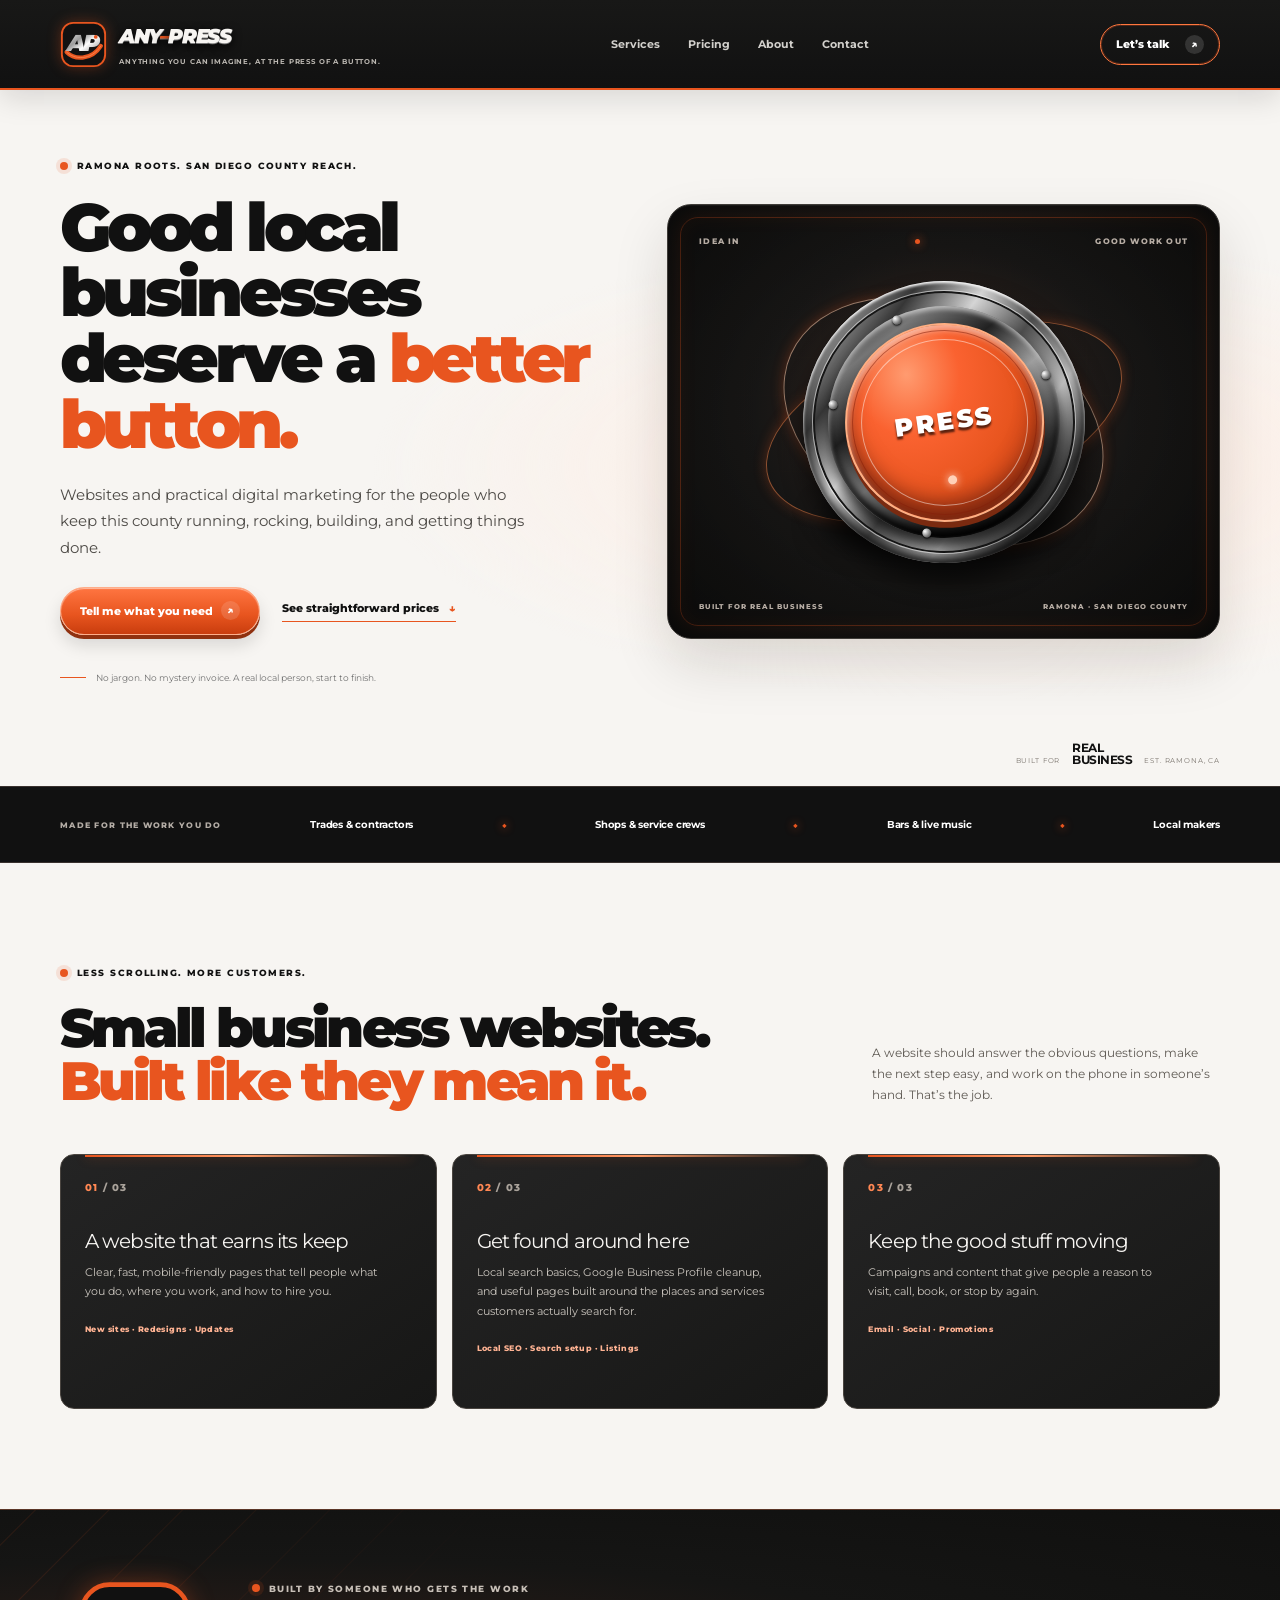
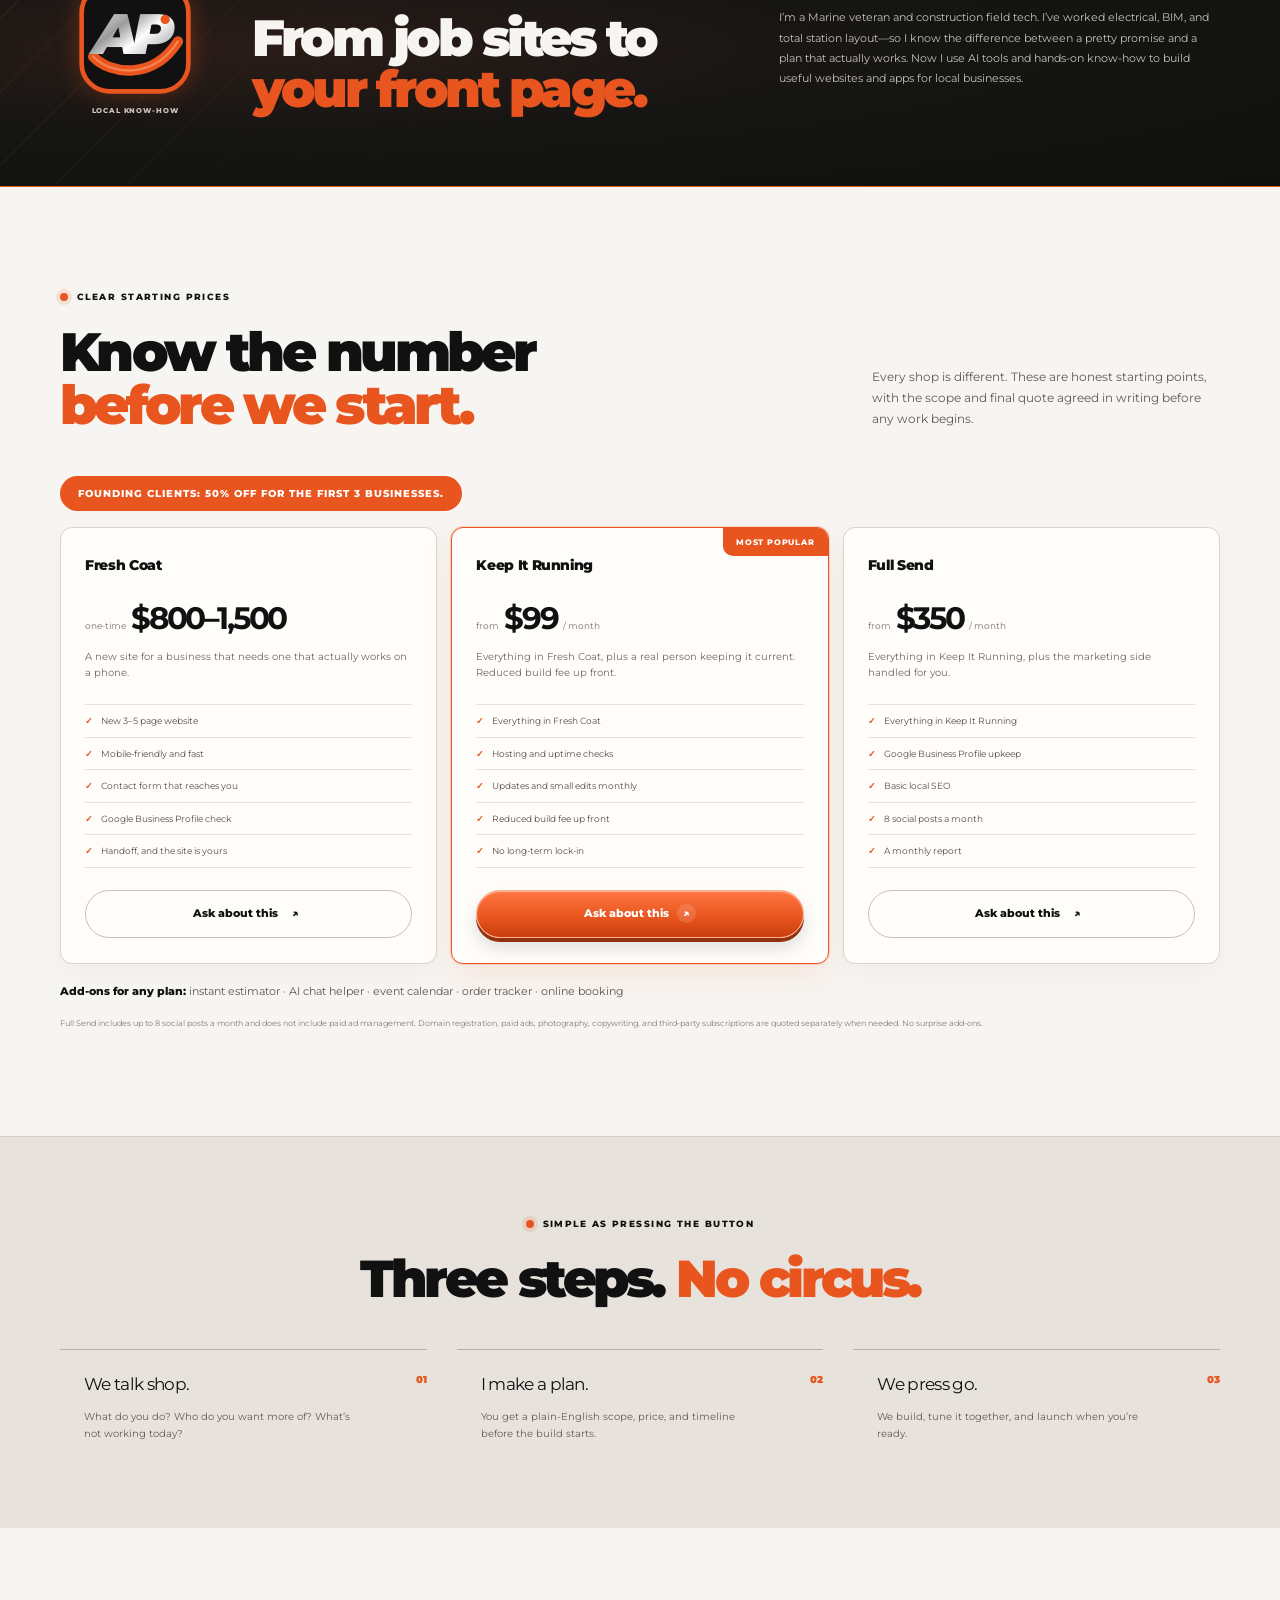
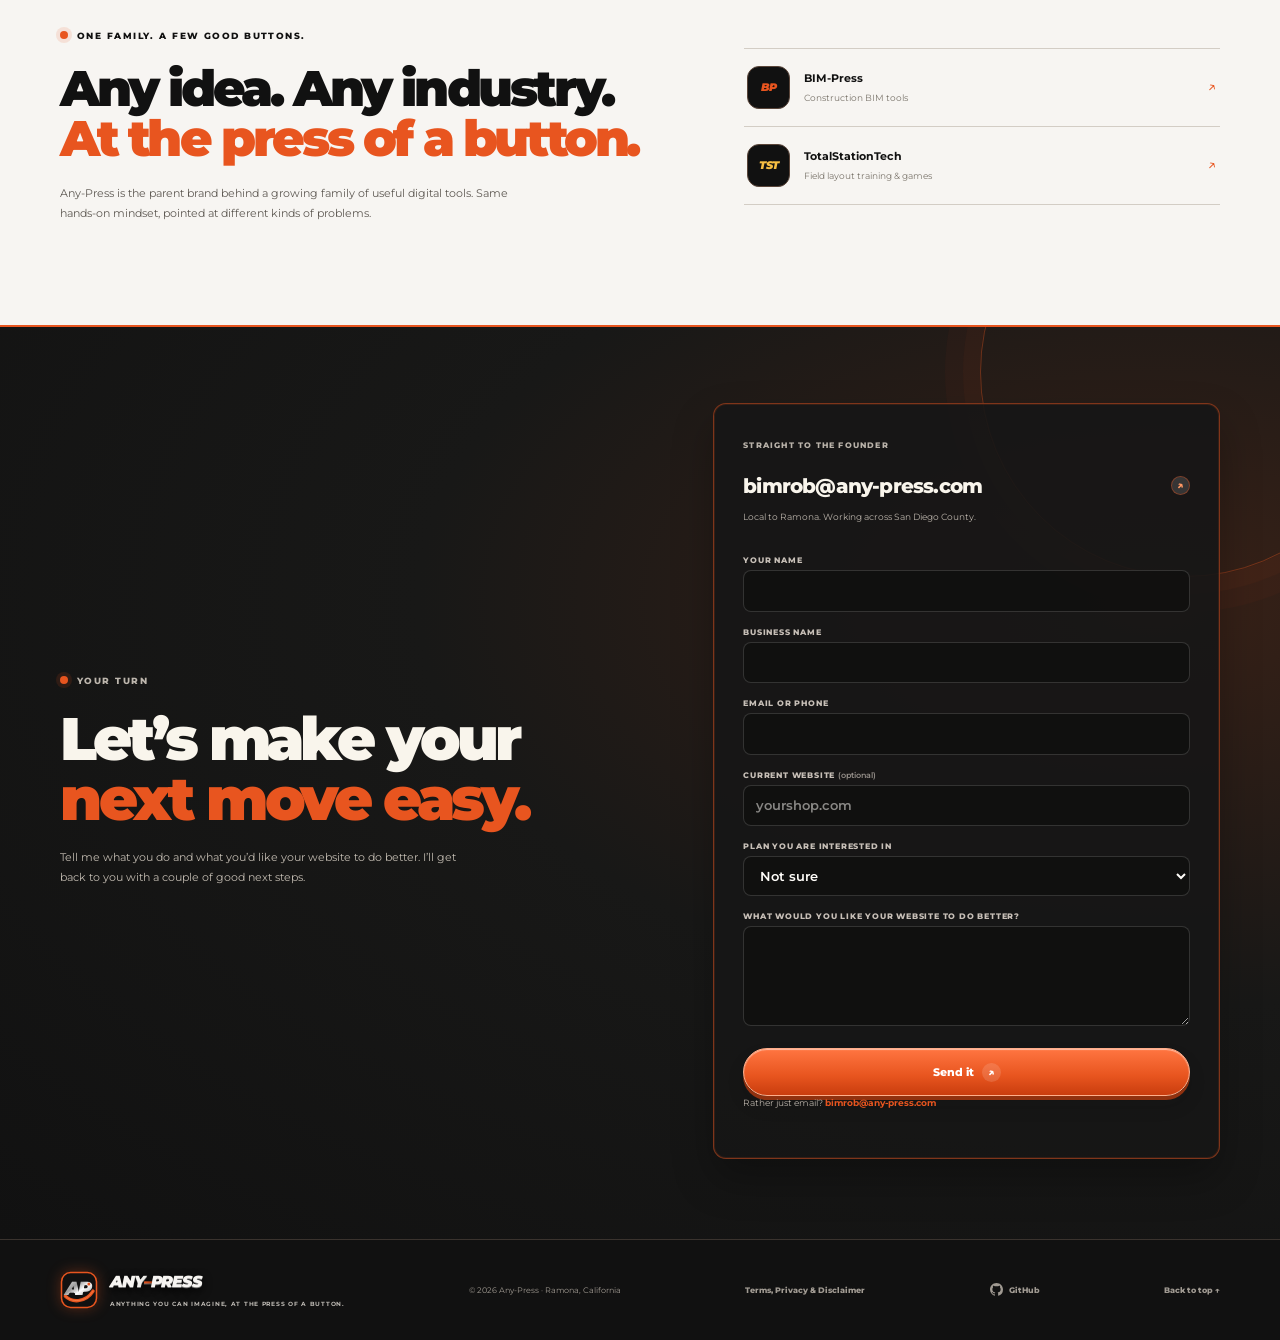
<file: index.html>
<!DOCTYPE html>
<html lang="en">
<head>
<meta charset="utf-8">
<meta name="viewport" content="width=device-width, initial-scale=1">
<title>Any-Press | Websites &amp; Digital Marketing in San Diego County</title>
<meta name="description" content="Website redesign and practical digital marketing for small businesses in Ramona and San Diego County. Clear scope, straightforward starting prices, and a real local person.">
<link rel="canonical" href="https://any-press.com/">
<link rel="icon" href="favicon.svg">

<!-- How this page looks when someone shares the link (Facebook, LinkedIn, texts) -->
<meta property="og:type" content="website">
<meta property="og:site_name" content="Any-Press">
<meta property="og:url" content="https://any-press.com/">
<meta property="og:title" content="Any-Press | Websites &amp; Digital Marketing in San Diego County">
<meta property="og:description" content="Website redesign and practical digital marketing for small businesses in Ramona and San Diego County. Clear scope, straightforward starting prices, and a real local person.">
<meta property="og:locale" content="en_US">
<!-- TODO: add a 1200x630 share image. Save it in this folder as
     og-image.png, then delete the two comment markers around the two
     lines below so they become real tags. Until then, shared links show
     text only, which is better than a broken image.
<meta property="og:image" content="https://any-press.com/og-image.png">
<meta name="twitter:image" content="https://any-press.com/og-image.png">
-->
<meta name="twitter:card" content="summary_large_image">
<meta name="twitter:title" content="Any-Press | Websites &amp; Digital Marketing in San Diego County">
<meta name="twitter:description" content="Website redesign and practical digital marketing for small businesses in Ramona and San Diego County.">

<!-- Tells Google this is a real local business, so it can show the contact
     email and service area. Keep it in step with the contact card below. -->
<script type="application/ld+json">
{
  "@context": "https://schema.org",
  "@type": "LocalBusiness",
  "name": "Any-Press",
  "description": "Website redesign and practical digital marketing for small businesses in Ramona and San Diego County, California.",
  "url": "https://any-press.com/",
  "email": "bimrob@any-press.com",
  "priceRange": "$$",
  "address": {
    "@type": "PostalAddress",
    "addressLocality": "Ramona",
    "addressRegion": "CA",
    "postalCode": "92065",
    "addressCountry": "US"
  },
  "areaServed": {
    "@type": "AdministrativeArea",
    "name": "San Diego County, California"
  },
  "sameAs": [
    "https://bim-press.com",
    "https://totalstationtech.com"
  ]
}
</script>
<link rel="preconnect" href="https://fonts.googleapis.com">
<link rel="preconnect" href="https://fonts.gstatic.com" crossorigin>
<link href="https://fonts.googleapis.com/css2?family=Montserrat:wght@400;500;600;700;800;900&display=swap" rel="stylesheet">
<link rel="stylesheet" href="style.css">
</head>
<body>
<main>

<!-- ============ HEADER ============ -->
<header class="site-header">
  <div class="wrap header-inner">
    <a class="brand" href="#top" aria-label="Any-Press home">
      <svg class="brand-mark" viewBox="0 0 100 100" role="img" aria-label="Any-Press AP mark">
        <defs>
          <linearGradient id="chromeMark" x1="0" y1="0" x2="1" y2="1">
            <stop stop-color="#fff"/><stop offset=".38" stop-color="#9c9c9c"/><stop offset=".58" stop-color="#fff"/><stop offset="1" stop-color="#737373"/>
          </linearGradient>
        </defs>
        <rect x="4" y="4" width="92" height="92" rx="24" fill="#111" stroke="#e8551f" stroke-width="4"/>
        <path d="M14 66C29 82 66 86 87 53" fill="none" stroke="#e8551f" stroke-width="9" stroke-linecap="round"/>
        <path d="M14 66C29 82 66 86 87 53" fill="none" stroke="#ff9a64" stroke-opacity=".65" stroke-width="2" stroke-linecap="round"/>
        <text x="14" y="64" fill="url(#chromeMark)" font-family="Montserrat,Arial,sans-serif" font-weight="900" font-style="italic" font-size="49" letter-spacing="-6">AP</text>
        <circle cx="76" cy="34" r="4" fill="#e8551f"/>
      </svg>
      <span class="brand-lockup">
        <b>ANY<span>–</span>PRESS</b>
        <small>ANYTHING YOU CAN IMAGINE, AT THE PRESS OF A BUTTON.</small>
      </span>
    </a>
    <nav class="desktop-nav" aria-label="Main navigation">
      <a href="#services">Services</a>
      <a href="#pricing">Pricing</a>
      <a href="#about">About</a>
      <a href="#contact">Contact</a>
    </nav>
    <details class="mobile-nav">
      <summary>Menu <span>+</span></summary>
      <div>
        <a href="#services">Services</a>
        <a href="#pricing">Pricing</a>
        <a href="#about">About</a>
        <a href="#contact">Contact</a>
      </div>
    </details>
    <a class="header-cta" href="#contact">Let’s talk <span class="button-symbol" aria-hidden="true">↗</span></a>
  </div>
</header>

<!-- ============ HERO ============ -->
<section class="hero" id="top">
  <div class="wrap hero-inner">
    <div class="hero-copy">
      <p class="eyebrow"><i></i> RAMONA ROOTS. SAN DIEGO COUNTY REACH.</p>
      <h1>Good local businesses deserve a <em>better button.</em></h1>
      <p class="hero-intro">Websites and practical digital marketing for the people who keep this county running, rocking, building, and getting things done.</p>
      <div class="hero-actions">
        <a class="button button-orange" href="#contact">Tell me what you need <span class="button-symbol" aria-hidden="true">↗</span></a>
        <a class="text-link" href="#pricing">See straightforward prices <span>↓</span></a>
      </div>
      <div class="hero-note"><span class="note-line"></span> No jargon. No mystery invoice. A real local person, start to finish.</div>
    </div>
    <div class="hero-visual" role="img" aria-label="A dimensional orange PRESS button mounted in a dark industrial frame">
      <div class="visual-grid"></div>
      <div class="visual-topline">
        <span>IDEA IN</span>
        <i></i>
        <span>GOOD WORK OUT</span>
      </div>
      <div class="visual-orbit orbit-one"></div>
      <div class="visual-orbit orbit-two"></div>
      <div class="button-shadow"></div>
      <div class="button-housing">
        <span class="bolt bolt-one"></span>
        <span class="bolt bolt-two"></span>
        <span class="bolt bolt-three"></span>
        <span class="bolt bolt-four"></span>
        <div class="button-collar">
          <div class="button-face">
            <span>PRESS</span>
            <i></i>
          </div>
        </div>
      </div>
      <div class="visual-caption">
        <span>BUILT FOR REAL BUSINESS</span>
        <span>RAMONA · SAN DIEGO COUNTY</span>
      </div>
    </div>
    <div class="hero-stamp">
      <span>BUILT FOR</span>
      <b>REAL<br>BUSINESS</b>
      <span>EST. RAMONA, CA</span>
    </div>
  </div>
</section>

<!-- ============ PROOF STRIP ============ -->
<section class="proof-strip">
  <div class="wrap proof-inner">
    <span>MADE FOR THE WORK YOU DO</span>
    <b>Trades &amp; contractors</b>
    <i>◆</i>
    <b>Shops &amp; service crews</b>
    <i>◆</i>
    <b>Bars &amp; live music</b>
    <i>◆</i>
    <b>Local makers</b>
  </div>
</section>

<!-- ============ SERVICES ============ -->
<section class="section services-section wrap" id="services">
  <div class="section-head">
    <div>
      <p class="eyebrow"><i></i> LESS SCROLLING. MORE CUSTOMERS.</p>
      <h2>Small business websites.<br><em>Built like they mean it.</em></h2>
    </div>
    <p class="section-lede">A website should answer the obvious questions, make the next step easy, and work on the phone in someone’s hand. That’s the job.</p>
  </div>
  <div class="service-grid">
    <article class="service-card">
      <div class="service-number">01<span> / 03</span></div>
      <h3>A website that earns its keep</h3>
      <p>Clear, fast, mobile-friendly pages that tell people what you do, where you work, and how to hire you.</p>
      <div class="service-tags">New sites · Redesigns · Updates</div>
    </article>
    <article class="service-card">
      <div class="service-number">02<span> / 03</span></div>
      <h3>Get found around here</h3>
      <p>Local search basics, Google Business Profile cleanup, and useful pages built around the places and services customers actually search for.</p>
      <div class="service-tags">Local SEO · Search setup · Listings</div>
    </article>
    <article class="service-card">
      <div class="service-number">03<span> / 03</span></div>
      <h3>Keep the good stuff moving</h3>
      <p>Campaigns and content that give people a reason to visit, call, book, or stop by again.</p>
      <div class="service-tags">Email · Social · Promotions</div>
    </article>
  </div>
</section>

<!-- ============ FIELD BAND (founder) ============ -->
<section class="field-band">
  <div class="wrap field-inner">
    <div class="field-emblem">
      <svg class="brand-mark" viewBox="0 0 100 100" role="img" aria-label="Any-Press AP mark">
        <defs>
          <linearGradient id="chromeMarkField" x1="0" y1="0" x2="1" y2="1">
            <stop stop-color="#fff"/><stop offset=".38" stop-color="#9c9c9c"/><stop offset=".58" stop-color="#fff"/><stop offset="1" stop-color="#737373"/>
          </linearGradient>
        </defs>
        <rect x="4" y="4" width="92" height="92" rx="24" fill="#111" stroke="#e8551f" stroke-width="4"/>
        <path d="M14 66C29 82 66 86 87 53" fill="none" stroke="#e8551f" stroke-width="9" stroke-linecap="round"/>
        <path d="M14 66C29 82 66 86 87 53" fill="none" stroke="#ff9a64" stroke-opacity=".65" stroke-width="2" stroke-linecap="round"/>
        <text x="14" y="64" fill="url(#chromeMarkField)" font-family="Montserrat,Arial,sans-serif" font-weight="900" font-style="italic" font-size="49" letter-spacing="-6">AP</text>
        <circle cx="76" cy="34" r="4" fill="#e8551f"/>
      </svg>
      <span>LOCAL KNOW-HOW</span>
    </div>
    <div>
      <p class="eyebrow"><i></i> BUILT BY SOMEONE WHO GETS THE WORK</p>
      <h2>From job sites to<br><em>your front page.</em></h2>
    </div>
    <p class="field-copy">I’m a Marine veteran and construction field tech. I’ve worked electrical, BIM, and total station layout—so I know the difference between a pretty promise and a plan that actually works. Now I use AI tools and hands-on know-how to build useful websites and apps for local businesses.</p>
  </div>
</section>

<!-- ============ PRICING ============ -->
<section class="section pricing-section wrap" id="pricing">
  <div class="section-head pricing-head">
    <div>
      <p class="eyebrow"><i></i> CLEAR STARTING PRICES</p>
      <h2>Know the number<br><em>before we start.</em></h2>
    </div>
    <p class="section-lede">Every shop is different. These are honest starting points, with the scope and final quote agreed in writing before any work begins.</p>
  </div>
  <!-- EDIT PRICES HERE: plan name, price, description and the five bullet lines. -->
  <p class="price-banner">Founding clients: 50% off for the first 3 businesses.</p>
  <div class="price-grid">
    <article class="price-card">
      <p class="plan-name">Fresh Coat</p>
      <p class="plan-price"><small>one-time</small><strong>$800–1,500</strong></p>
      <p class="plan-desc">A new site for a business that needs one that actually works on a phone.</p>
      <ul>
        <li><span>✓</span>New 3–5 page website</li>
        <li><span>✓</span>Mobile-friendly and fast</li>
        <li><span>✓</span>Contact form that reaches you</li>
        <li><span>✓</span>Google Business Profile check</li>
        <li><span>✓</span>Handoff, and the site is yours</li>
      </ul>
      <a href="#contact" class="button button-outline">Ask about this <span class="button-symbol" aria-hidden="true">↗</span></a>
    </article>
    <article class="price-card featured">
      <div class="price-ribbon">MOST POPULAR</div>
      <p class="plan-name">Keep It Running</p>
      <p class="plan-price"><small>from</small><strong>$99</strong><small>/ month</small></p>
      <p class="plan-desc">Everything in Fresh Coat, plus a real person keeping it current. Reduced build fee up front.</p>
      <ul>
        <li><span>✓</span>Everything in Fresh Coat</li>
        <li><span>✓</span>Hosting and uptime checks</li>
        <li><span>✓</span>Updates and small edits monthly</li>
        <li><span>✓</span>Reduced build fee up front</li>
        <li><span>✓</span>No long-term lock-in</li>
      </ul>
      <a href="#contact" class="button button-orange">Ask about this <span class="button-symbol" aria-hidden="true">↗</span></a>
    </article>
    <article class="price-card">
      <p class="plan-name">Full Send</p>
      <p class="plan-price"><small>from</small><strong>$350</strong><small>/ month</small></p>
      <p class="plan-desc">Everything in Keep It Running, plus the marketing side handled for you.</p>
      <ul>
        <li><span>✓</span>Everything in Keep It Running</li>
        <li><span>✓</span>Google Business Profile upkeep</li>
        <li><span>✓</span>Basic local SEO</li>
        <li><span>✓</span>8 social posts a month</li>
        <li><span>✓</span>A monthly report</li>
      </ul>
      <a href="#contact" class="button button-outline">Ask about this <span class="button-symbol" aria-hidden="true">↗</span></a>
    </article>
  </div>
  <p class="price-addons"><b>Add-ons for any plan:</b> instant estimator · AI chat helper · event calendar · order tracker · online booking</p>
  <p class="price-footnote">Full Send includes up to 8 social posts a month and does not include paid ad management. Domain registration, paid ads, photography, copywriting, and third-party subscriptions are quoted separately when needed. No surprise add-ons.</p>
</section>

<!-- ============ HOW IT WORKS ============ -->
<section class="steps-section">
  <div class="wrap">
    <div class="steps-heading">
      <p class="eyebrow"><i></i> SIMPLE AS PRESSING THE BUTTON</p>
      <h2>Three steps. <em>No circus.</em></h2>
    </div>
    <div class="steps-grid">
      <article>
        <span>01</span>
        <h3>We talk shop.</h3>
        <p>What do you do? Who do you want more of? What’s not working today?</p>
      </article>
      <article>
        <span>02</span>
        <h3>I make a plan.</h3>
        <p>You get a plain-English scope, price, and timeline before the build starts.</p>
      </article>
      <article>
        <span>03</span>
        <h3>We press go.</h3>
        <p>We build, tune it together, and launch when you’re ready.</p>
      </article>
    </div>
  </div>
</section>

<!-- ============ FAMILY / ABOUT ============ -->
<section class="family-section wrap" id="about">
  <div class="family-copy">
    <p class="eyebrow"><i></i> ONE FAMILY. A FEW GOOD BUTTONS.</p>
    <h2>Any idea. Any industry.<br><em>At the press of a button.</em></h2>
    <p>Any-Press is the parent brand behind a growing family of useful digital tools. Same hands-on mindset, pointed at different kinds of problems.</p>
  </div>
  <div class="family-links">
    <a href="https://bim-press.com" target="_blank" rel="noreferrer">
      <span class="family-icon">BP</span>
      <span><b>BIM-Press</b><small>Construction BIM tools</small></span>
      <span class="family-arrow">↗</span>
    </a>
    <a href="https://totalstationtech.com" target="_blank" rel="noreferrer">
      <span class="family-icon family-icon-gold">TST</span>
      <span><b>TotalStationTech</b><small>Field layout training &amp; games</small></span>
      <span class="family-arrow">↗</span>
    </a>
  </div>
</section>

<!-- ============ CONTACT ============ -->
<section class="contact-section" id="contact">
  <div class="wrap contact-inner">
    <div>
      <p class="eyebrow"><i></i> YOUR TURN</p>
      <h2>Let’s make your<br><em>next move easy.</em></h2>
      <p>Tell me what you do and what you’d like your website to do better. I’ll get back to you with a couple of good next steps.</p>
    </div>
    <div class="contact-card">
      <!-- EDIT CONTACT INFO HERE: email address. -->
      <span class="contact-micro">STRAIGHT TO THE FOUNDER</span>
      <a class="contact-email" href="mailto:bimrob@any-press.com?subject=Any-Press%20website%20project">bimrob@any-press.com <span class="button-symbol" aria-hidden="true">↗</span></a>
      <p>Local to Ramona. Working across San Diego County.</p>

      <!-- Netlify Forms. Submissions appear in the Netlify dashboard under
           Forms > contact, and get emailed once notifications are turned on.
           The bot-field below is a honeypot: it stays hidden, so anything
           that fills it in is a bot and the submission is dropped. -->
      <form class="contact-form" name="contact" method="POST" action="/thanks.html" data-netlify="true" netlify-honeypot="bot-field">
        <input type="hidden" name="form-name" value="contact">
        <p class="form-hp"><label>Leave this field empty: <input name="bot-field" tabindex="-1" autocomplete="off"></label></p>

        <label for="cf-name">Your name</label>
        <input id="cf-name" name="name" type="text" autocomplete="name" required>

        <label for="cf-business">Business name</label>
        <input id="cf-business" name="business" type="text" autocomplete="organization" required>

        <label for="cf-reach">Email or phone</label>
        <input id="cf-reach" name="email-or-phone" type="text" required>

        <label for="cf-site">Current website <span>(optional)</span></label>
        <input id="cf-site" name="current-website" type="text" placeholder="yourshop.com">

        <label for="cf-plan">Plan you are interested in</label>
        <select id="cf-plan" name="plan-interest">
          <option>Fresh Coat</option>
          <option>Keep It Running</option>
          <option>Full Send</option>
          <option selected>Not sure</option>
        </select>

        <label for="cf-message">What would you like your website to do better?</label>
        <textarea id="cf-message" name="message" rows="4"></textarea>

        <button type="submit" class="button button-orange">Send it <span class="button-symbol" aria-hidden="true">↗</span></button>
      </form>

      <p class="form-backup">Rather just email? <a href="mailto:bimrob@any-press.com?subject=Any-Press%20website%20project">bimrob@any-press.com</a></p>
    </div>
  </div>
</section>

<!-- ============ FOOTER ============ -->
<footer class="site-footer">
  <div class="wrap footer-inner">
    <a class="brand footer-brand" href="#top">
      <svg class="brand-mark" viewBox="0 0 100 100" role="img" aria-label="Any-Press AP mark">
        <defs>
          <linearGradient id="chromeMarkFooter" x1="0" y1="0" x2="1" y2="1">
            <stop stop-color="#fff"/><stop offset=".38" stop-color="#9c9c9c"/><stop offset=".58" stop-color="#fff"/><stop offset="1" stop-color="#737373"/>
          </linearGradient>
        </defs>
        <rect x="4" y="4" width="92" height="92" rx="24" fill="#111" stroke="#e8551f" stroke-width="4"/>
        <path d="M14 66C29 82 66 86 87 53" fill="none" stroke="#e8551f" stroke-width="9" stroke-linecap="round"/>
        <path d="M14 66C29 82 66 86 87 53" fill="none" stroke="#ff9a64" stroke-opacity=".65" stroke-width="2" stroke-linecap="round"/>
        <text x="14" y="64" fill="url(#chromeMarkFooter)" font-family="Montserrat,Arial,sans-serif" font-weight="900" font-style="italic" font-size="49" letter-spacing="-6">AP</text>
        <circle cx="76" cy="34" r="4" fill="#e8551f"/>
      </svg>
      <span class="brand-lockup">
        <b>ANY<span>–</span>PRESS</b>
        <small>ANYTHING YOU CAN IMAGINE, AT THE PRESS OF A BUTTON.</small>
      </span>
    </a>
    <div class="footer-copy">© 2026 Any-Press · Ramona, California</div>
    <a class="footer-legal" href="legal.html">Terms, Privacy &amp; Disclaimer</a>
    <a class="footer-legal" href="https://github.com/robbiefromramona-press" target="_blank" rel="noopener" style="gap:6px"><svg width="13" height="13" viewBox="0 0 16 16" aria-hidden="true"><path d="M8 0C3.58 0 0 3.58 0 8c0 3.54 2.29 6.53 5.47 7.59.4.07.55-.17.55-.38 0-.19-.01-.82-.01-1.49-2.01.37-2.53-.49-2.69-.94-.09-.23-.48-.94-.82-1.13-.28-.15-.68-.52-.01-.53.63-.01 1.08.58 1.23.82.72 1.21 1.87.87 2.33.66.07-.52.28-.87.51-1.07-1.78-.2-3.64-.89-3.64-3.95 0-.87.31-1.59.82-2.15-.08-.2-.36-1.02.08-2.12 0 0 .67-.21 2.2.82.64-.18 1.32-.27 2-.27s1.36.09 2 .27c1.53-1.04 2.2-.82 2.2-.82.44 1.1.16 1.92.08 2.12.51.56.82 1.27.82 2.15 0 3.07-1.87 3.75-3.65 3.95.29.25.54.73.54 1.48 0 1.07-.01 1.93-.01 2.2 0 .21.15.46.55.38A8.01 8.01 0 0 0 16 8c0-4.42-3.58-8-8-8Z" fill="currentColor"/></svg>GitHub</a>
    <a class="back-top" href="#top">Back to top ↑</a>
  </div>
</footer>

</main>
</body>
</html>
</file>
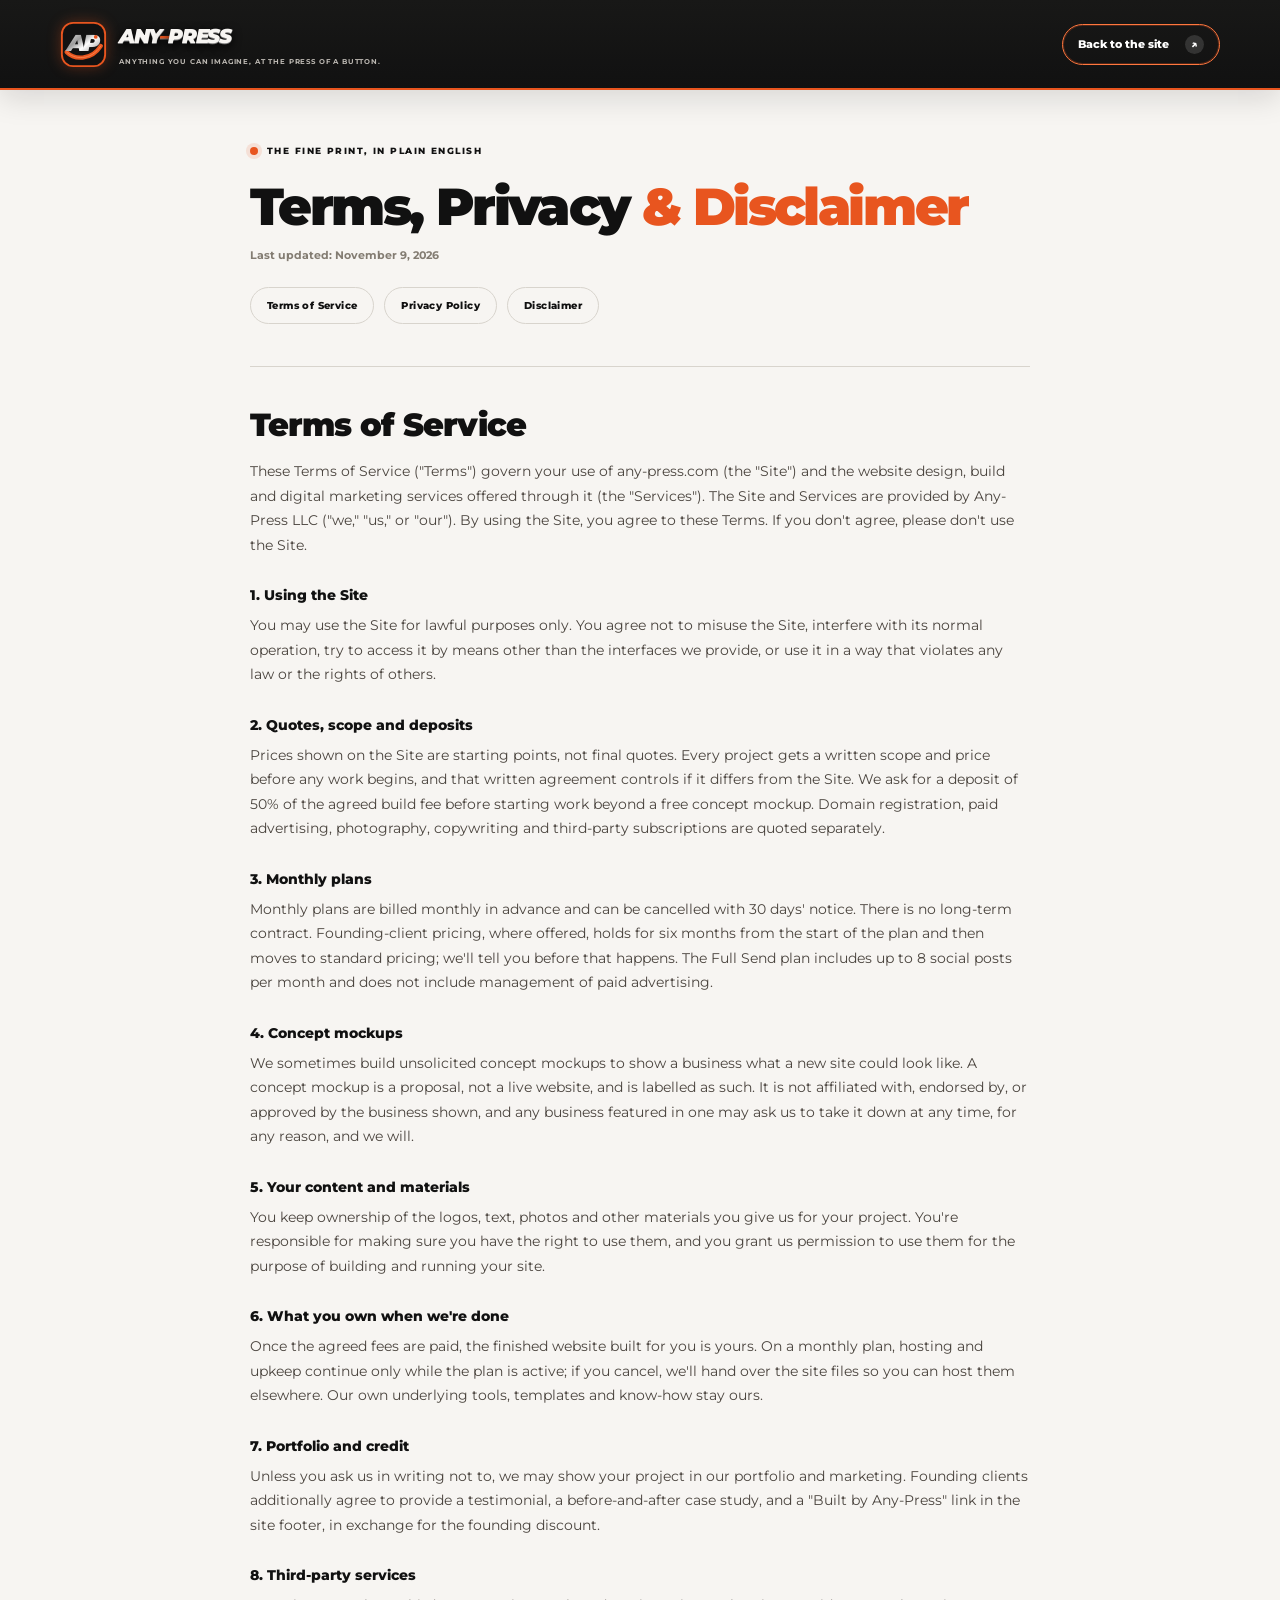
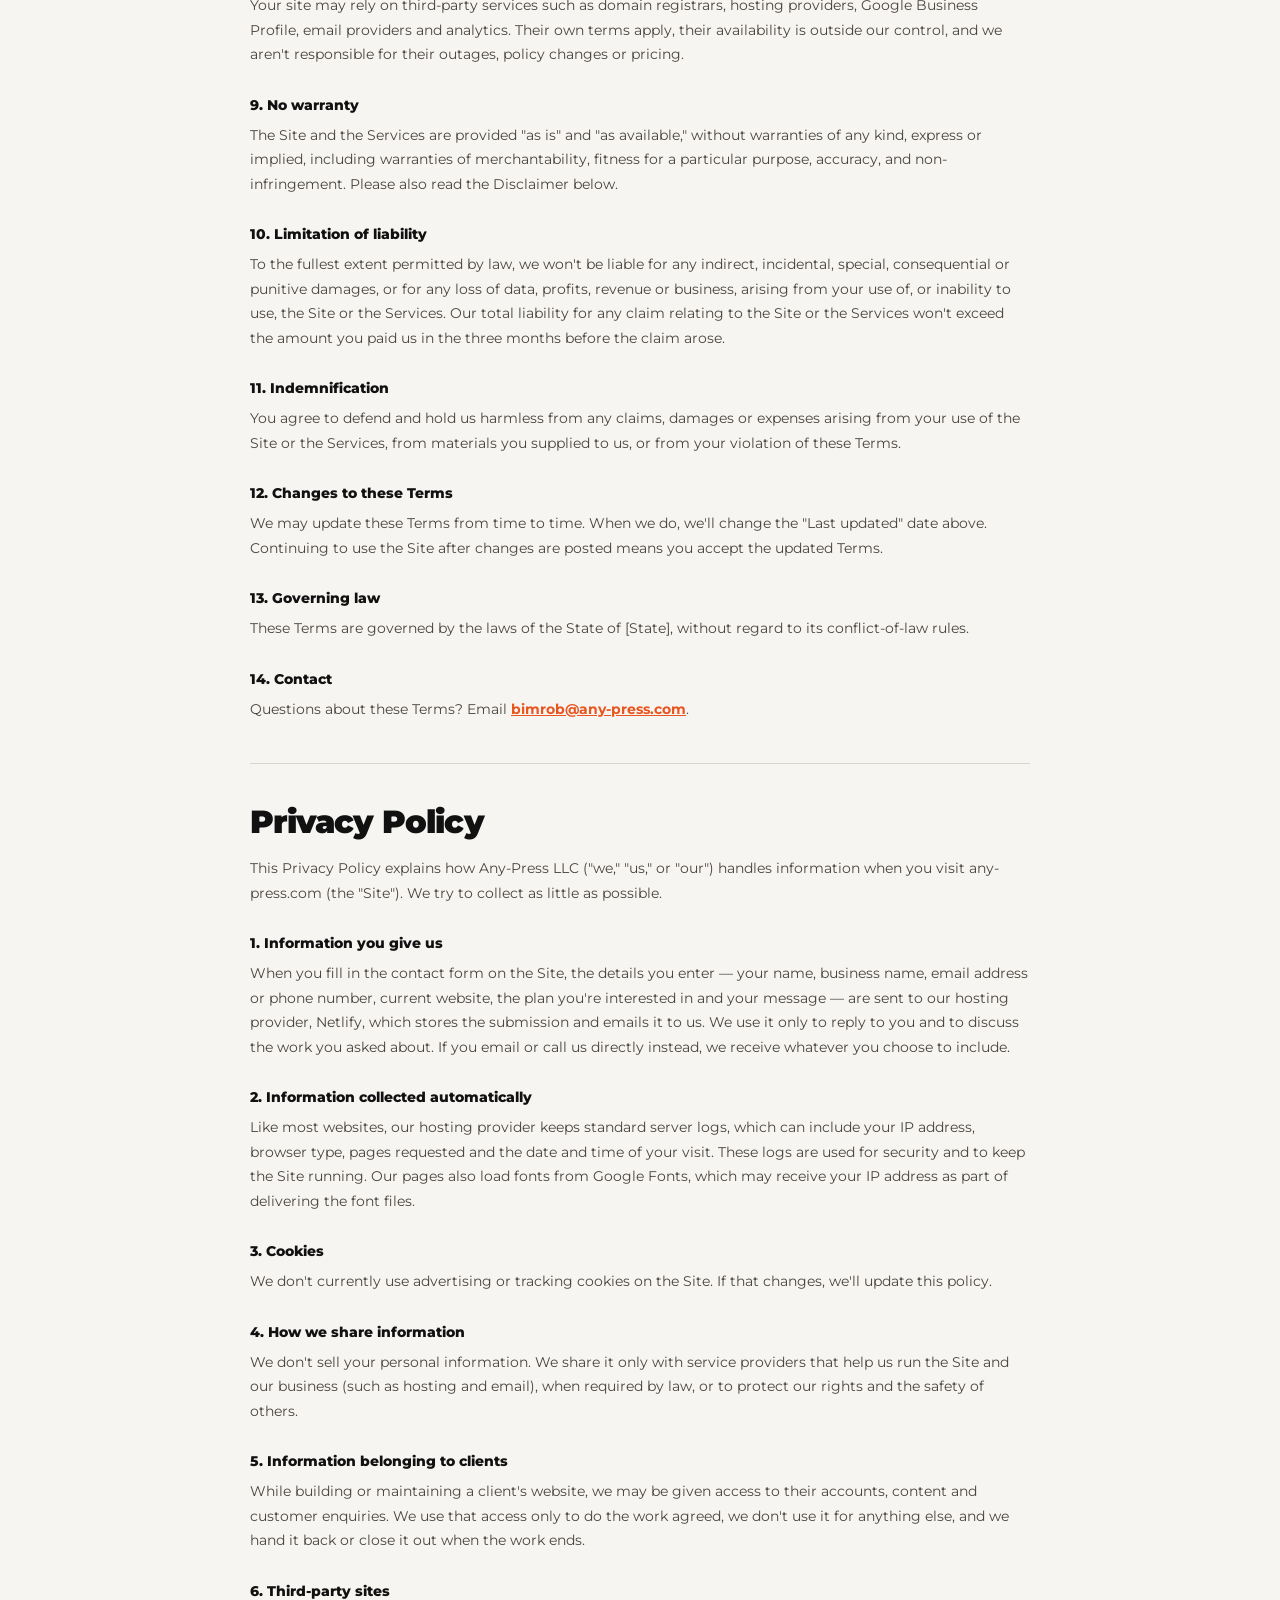
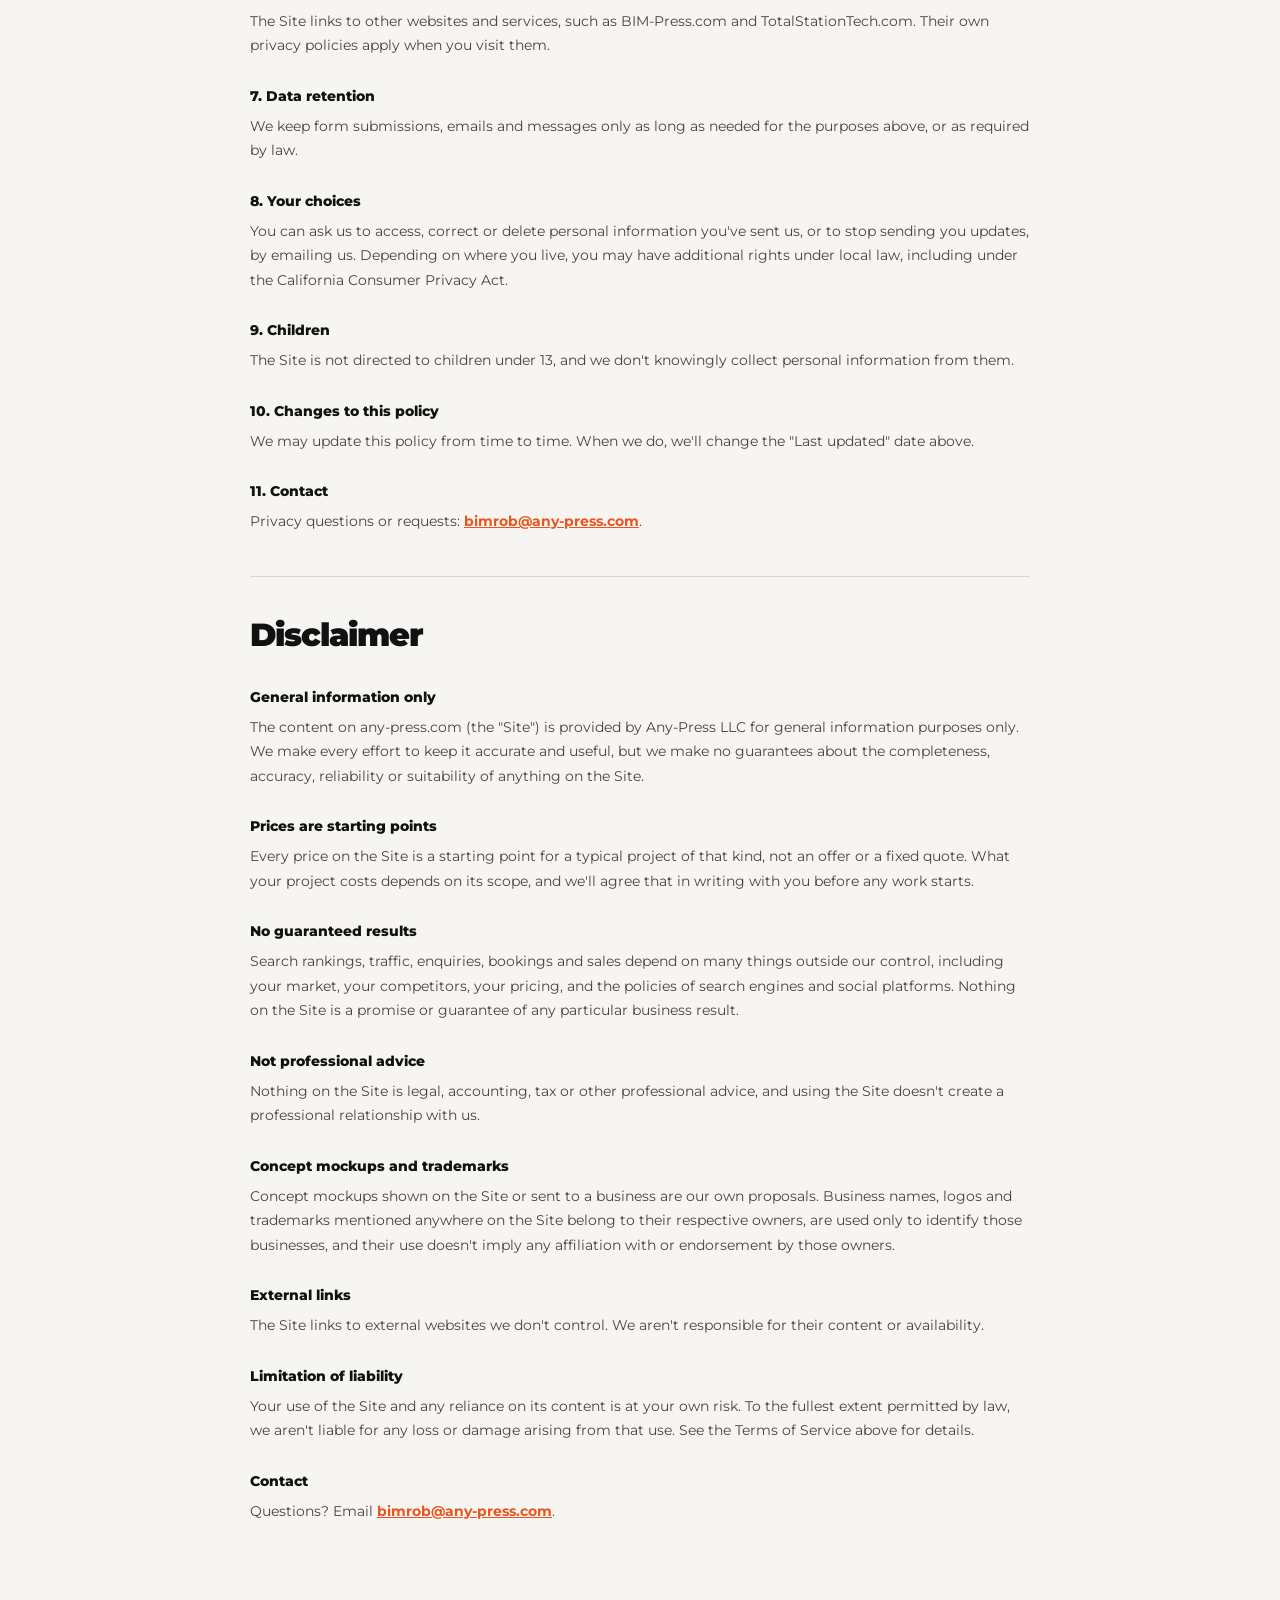
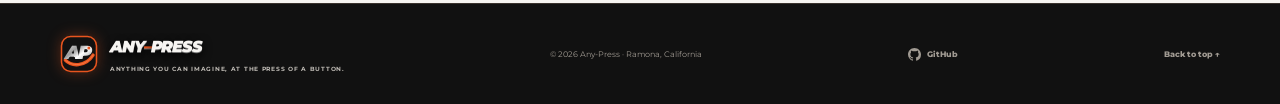
<file: legal.html>
<!DOCTYPE html>
<html lang="en">
<head>
<meta charset="utf-8">
<meta name="viewport" content="width=device-width, initial-scale=1">
<title>Terms, Privacy &amp; Disclaimer | Any-Press</title>
<meta name="description" content="Terms of Service, Privacy Policy and Disclaimer for Any-Press, Ramona, California.">
<link rel="canonical" href="https://any-press.com/legal.html">
<link rel="icon" href="favicon.svg">
<link rel="preconnect" href="https://fonts.googleapis.com">
<link rel="preconnect" href="https://fonts.gstatic.com" crossorigin>
<link href="https://fonts.googleapis.com/css2?family=Montserrat:wght@400;500;600;700;800;900&display=swap" rel="stylesheet">
<link rel="stylesheet" href="style.css">
</head>
<body>
<!--
  PLACEHOLDER TEXT: generic small-business terms, privacy policy and
  disclaimer, following the same pattern as the BIM-Press pages. This is
  not custom legal advice.
  Anything in [square brackets] is a spot to fill in later. Update the
  company name and state once the LLC paperwork is settled, and update
  the Privacy section again if you add payments (e.g. Stripe), analytics,
  cookies or a mailing list.
-->
<main>

<header class="site-header" id="top">
  <div class="wrap header-inner">
    <a class="brand" href="index.html" aria-label="Any-Press home">
      <svg class="brand-mark" viewBox="0 0 100 100" role="img" aria-label="Any-Press AP mark">
        <defs>
          <linearGradient id="chromeMark" x1="0" y1="0" x2="1" y2="1">
            <stop stop-color="#fff"/><stop offset=".38" stop-color="#9c9c9c"/><stop offset=".58" stop-color="#fff"/><stop offset="1" stop-color="#737373"/>
          </linearGradient>
        </defs>
        <rect x="4" y="4" width="92" height="92" rx="24" fill="#111" stroke="#e8551f" stroke-width="4"/>
        <path d="M14 66C29 82 66 86 87 53" fill="none" stroke="#e8551f" stroke-width="9" stroke-linecap="round"/>
        <path d="M14 66C29 82 66 86 87 53" fill="none" stroke="#ff9a64" stroke-opacity=".65" stroke-width="2" stroke-linecap="round"/>
        <text x="14" y="64" fill="url(#chromeMark)" font-family="Montserrat,Arial,sans-serif" font-weight="900" font-style="italic" font-size="49" letter-spacing="-6">AP</text>
        <circle cx="76" cy="34" r="4" fill="#e8551f"/>
      </svg>
      <span class="brand-lockup">
        <b>ANY<span>–</span>PRESS</b>
        <small>ANYTHING YOU CAN IMAGINE, AT THE PRESS OF A BUTTON.</small>
      </span>
    </a>
    <a class="header-cta" href="index.html">Back to the site <span class="button-symbol" aria-hidden="true">↗</span></a>
  </div>
</header>

<section class="legal-page wrap">
  <p class="eyebrow"><i></i> THE FINE PRINT, IN PLAIN ENGLISH</p>
  <h1 class="legal-title">Terms, Privacy <em>&amp; Disclaimer</em></h1>
  <p class="legal-updated">Last updated: November 9, 2026</p>
  <nav class="legal-toc" aria-label="On this page">
    <a href="#terms">Terms of Service</a>
    <a href="#privacy">Privacy Policy</a>
    <a href="#disclaimer">Disclaimer</a>
  </nav>

  <!-- ===================== TERMS ===================== -->
  <article class="legal-block" id="terms">
    <h2>Terms of Service</h2>
    <p>These Terms of Service ("Terms") govern your use of any-press.com (the "Site") and the website design, build and digital marketing services offered through it (the "Services"). The Site and Services are provided by Any-Press LLC ("we," "us," or "our"). By using the Site, you agree to these Terms. If you don't agree, please don't use the Site.</p>

    <h3>1. Using the Site</h3>
    <p>You may use the Site for lawful purposes only. You agree not to misuse the Site, interfere with its normal operation, try to access it by means other than the interfaces we provide, or use it in a way that violates any law or the rights of others.</p>

    <h3>2. Quotes, scope and deposits</h3>
    <p>Prices shown on the Site are starting points, not final quotes. Every project gets a written scope and price before any work begins, and that written agreement controls if it differs from the Site. We ask for a deposit of 50% of the agreed build fee before starting work beyond a free concept mockup. Domain registration, paid advertising, photography, copywriting and third-party subscriptions are quoted separately.</p>

    <h3>3. Monthly plans</h3>
    <p>Monthly plans are billed monthly in advance and can be cancelled with 30 days' notice. There is no long-term contract. Founding-client pricing, where offered, holds for six months from the start of the plan and then moves to standard pricing; we'll tell you before that happens. The Full Send plan includes up to 8 social posts per month and does not include management of paid advertising.</p>

    <h3>4. Concept mockups</h3>
    <p>We sometimes build unsolicited concept mockups to show a business what a new site could look like. A concept mockup is a proposal, not a live website, and is labelled as such. It is not affiliated with, endorsed by, or approved by the business shown, and any business featured in one may ask us to take it down at any time, for any reason, and we will.</p>

    <h3>5. Your content and materials</h3>
    <p>You keep ownership of the logos, text, photos and other materials you give us for your project. You're responsible for making sure you have the right to use them, and you grant us permission to use them for the purpose of building and running your site.</p>

    <h3>6. What you own when we're done</h3>
    <p>Once the agreed fees are paid, the finished website built for you is yours. On a monthly plan, hosting and upkeep continue only while the plan is active; if you cancel, we'll hand over the site files so you can host them elsewhere. Our own underlying tools, templates and know-how stay ours.</p>

    <h3>7. Portfolio and credit</h3>
    <p>Unless you ask us in writing not to, we may show your project in our portfolio and marketing. Founding clients additionally agree to provide a testimonial, a before-and-after case study, and a "Built by Any-Press" link in the site footer, in exchange for the founding discount.</p>

    <h3>8. Third-party services</h3>
    <p>Your site may rely on third-party services such as domain registrars, hosting providers, Google Business Profile, email providers and analytics. Their own terms apply, their availability is outside our control, and we aren't responsible for their outages, policy changes or pricing.</p>

    <h3>9. No warranty</h3>
    <p>The Site and the Services are provided "as is" and "as available," without warranties of any kind, express or implied, including warranties of merchantability, fitness for a particular purpose, accuracy, and non-infringement. Please also read the Disclaimer below.</p>

    <h3>10. Limitation of liability</h3>
    <p>To the fullest extent permitted by law, we won't be liable for any indirect, incidental, special, consequential or punitive damages, or for any loss of data, profits, revenue or business, arising from your use of, or inability to use, the Site or the Services. Our total liability for any claim relating to the Site or the Services won't exceed the amount you paid us in the three months before the claim arose.</p>

    <h3>11. Indemnification</h3>
    <p>You agree to defend and hold us harmless from any claims, damages or expenses arising from your use of the Site or the Services, from materials you supplied to us, or from your violation of these Terms.</p>

    <h3>12. Changes to these Terms</h3>
    <p>We may update these Terms from time to time. When we do, we'll change the "Last updated" date above. Continuing to use the Site after changes are posted means you accept the updated Terms.</p>

    <h3>13. Governing law</h3>
    <p>These Terms are governed by the laws of the State of [State], without regard to its conflict-of-law rules.</p>

    <h3>14. Contact</h3>
    <p>Questions about these Terms? Email <a href="mailto:bimrob@any-press.com">bimrob@any-press.com</a>.</p>
  </article>

  <!-- ===================== PRIVACY ===================== -->
  <article class="legal-block" id="privacy">
    <h2>Privacy Policy</h2>
    <p>This Privacy Policy explains how Any-Press LLC ("we," "us," or "our") handles information when you visit any-press.com (the "Site"). We try to collect as little as possible.</p>

    <h3>1. Information you give us</h3>
    <p>When you fill in the contact form on the Site, the details you enter — your name, business name, email address or phone number, current website, the plan you're interested in and your message — are sent to our hosting provider, Netlify, which stores the submission and emails it to us. We use it only to reply to you and to discuss the work you asked about. If you email or call us directly instead, we receive whatever you choose to include.</p>

    <h3>2. Information collected automatically</h3>
    <p>Like most websites, our hosting provider keeps standard server logs, which can include your IP address, browser type, pages requested and the date and time of your visit. These logs are used for security and to keep the Site running. Our pages also load fonts from Google Fonts, which may receive your IP address as part of delivering the font files.</p>

    <h3>3. Cookies</h3>
    <p>We don't currently use advertising or tracking cookies on the Site. If that changes, we'll update this policy.</p>

    <h3>4. How we share information</h3>
    <p>We don't sell your personal information. We share it only with service providers that help us run the Site and our business (such as hosting and email), when required by law, or to protect our rights and the safety of others.</p>

    <h3>5. Information belonging to clients</h3>
    <p>While building or maintaining a client's website, we may be given access to their accounts, content and customer enquiries. We use that access only to do the work agreed, we don't use it for anything else, and we hand it back or close it out when the work ends.</p>

    <h3>6. Third-party sites</h3>
    <p>The Site links to other websites and services, such as BIM-Press.com and TotalStationTech.com. Their own privacy policies apply when you visit them.</p>

    <h3>7. Data retention</h3>
    <p>We keep form submissions, emails and messages only as long as needed for the purposes above, or as required by law.</p>

    <h3>8. Your choices</h3>
    <p>You can ask us to access, correct or delete personal information you've sent us, or to stop sending you updates, by emailing us. Depending on where you live, you may have additional rights under local law, including under the California Consumer Privacy Act.</p>

    <h3>9. Children</h3>
    <p>The Site is not directed to children under 13, and we don't knowingly collect personal information from them.</p>

    <h3>10. Changes to this policy</h3>
    <p>We may update this policy from time to time. When we do, we'll change the "Last updated" date above.</p>

    <h3>11. Contact</h3>
    <p>Privacy questions or requests: <a href="mailto:bimrob@any-press.com">bimrob@any-press.com</a>.</p>
  </article>

  <!-- ===================== DISCLAIMER ===================== -->
  <article class="legal-block" id="disclaimer">
    <h2>Disclaimer</h2>

    <h3>General information only</h3>
    <p>The content on any-press.com (the "Site") is provided by Any-Press LLC for general information purposes only. We make every effort to keep it accurate and useful, but we make no guarantees about the completeness, accuracy, reliability or suitability of anything on the Site.</p>

    <h3>Prices are starting points</h3>
    <p>Every price on the Site is a starting point for a typical project of that kind, not an offer or a fixed quote. What your project costs depends on its scope, and we'll agree that in writing with you before any work starts.</p>

    <h3>No guaranteed results</h3>
    <p>Search rankings, traffic, enquiries, bookings and sales depend on many things outside our control, including your market, your competitors, your pricing, and the policies of search engines and social platforms. Nothing on the Site is a promise or guarantee of any particular business result.</p>

    <h3>Not professional advice</h3>
    <p>Nothing on the Site is legal, accounting, tax or other professional advice, and using the Site doesn't create a professional relationship with us.</p>

    <h3>Concept mockups and trademarks</h3>
    <p>Concept mockups shown on the Site or sent to a business are our own proposals. Business names, logos and trademarks mentioned anywhere on the Site belong to their respective owners, are used only to identify those businesses, and their use doesn't imply any affiliation with or endorsement by those owners.</p>

    <h3>External links</h3>
    <p>The Site links to external websites we don't control. We aren't responsible for their content or availability.</p>

    <h3>Limitation of liability</h3>
    <p>Your use of the Site and any reliance on its content is at your own risk. To the fullest extent permitted by law, we aren't liable for any loss or damage arising from that use. See the Terms of Service above for details.</p>

    <h3>Contact</h3>
    <p>Questions? Email <a href="mailto:bimrob@any-press.com">bimrob@any-press.com</a>.</p>
  </article>

</section>

<footer class="site-footer">
  <div class="wrap footer-inner">
    <a class="brand footer-brand" href="index.html">
      <svg class="brand-mark" viewBox="0 0 100 100" role="img" aria-label="Any-Press AP mark">
        <defs>
          <linearGradient id="chromeMarkFooter" x1="0" y1="0" x2="1" y2="1">
            <stop stop-color="#fff"/><stop offset=".38" stop-color="#9c9c9c"/><stop offset=".58" stop-color="#fff"/><stop offset="1" stop-color="#737373"/>
          </linearGradient>
        </defs>
        <rect x="4" y="4" width="92" height="92" rx="24" fill="#111" stroke="#e8551f" stroke-width="4"/>
        <path d="M14 66C29 82 66 86 87 53" fill="none" stroke="#e8551f" stroke-width="9" stroke-linecap="round"/>
        <path d="M14 66C29 82 66 86 87 53" fill="none" stroke="#ff9a64" stroke-opacity=".65" stroke-width="2" stroke-linecap="round"/>
        <text x="14" y="64" fill="url(#chromeMarkFooter)" font-family="Montserrat,Arial,sans-serif" font-weight="900" font-style="italic" font-size="49" letter-spacing="-6">AP</text>
        <circle cx="76" cy="34" r="4" fill="#e8551f"/>
      </svg>
      <span class="brand-lockup">
        <b>ANY<span>–</span>PRESS</b>
        <small>ANYTHING YOU CAN IMAGINE, AT THE PRESS OF A BUTTON.</small>
      </span>
    </a>
    <div class="footer-copy">© 2026 Any-Press · Ramona, California</div>
    <a class="footer-legal" href="https://github.com/robbiefromramona-press" target="_blank" rel="noopener" style="gap:6px"><svg width="13" height="13" viewBox="0 0 16 16" aria-hidden="true"><path d="M8 0C3.58 0 0 3.58 0 8c0 3.54 2.29 6.53 5.47 7.59.4.07.55-.17.55-.38 0-.19-.01-.82-.01-1.49-2.01.37-2.53-.49-2.69-.94-.09-.23-.48-.94-.82-1.13-.28-.15-.68-.52-.01-.53.63-.01 1.08.58 1.23.82.72 1.21 1.87.87 2.33.66.07-.52.28-.87.51-1.07-1.78-.2-3.64-.89-3.64-3.95 0-.87.31-1.59.82-2.15-.08-.2-.36-1.02.08-2.12 0 0 .67-.21 2.2.82.64-.18 1.32-.27 2-.27s1.36.09 2 .27c1.53-1.04 2.2-.82 2.2-.82.44 1.1.16 1.92.08 2.12.51.56.82 1.27.82 2.15 0 3.07-1.87 3.75-3.65 3.95.29.25.54.73.54 1.48 0 1.07-.01 1.93-.01 2.2 0 .21.15.46.55.38A8.01 8.01 0 0 0 16 8c0-4.42-3.58-8-8-8Z" fill="currentColor"/></svg>GitHub</a>
    <a class="back-top" href="#top">Back to top ↑</a>
  </div>
</footer>

</main>
</body>
</html>
</file>
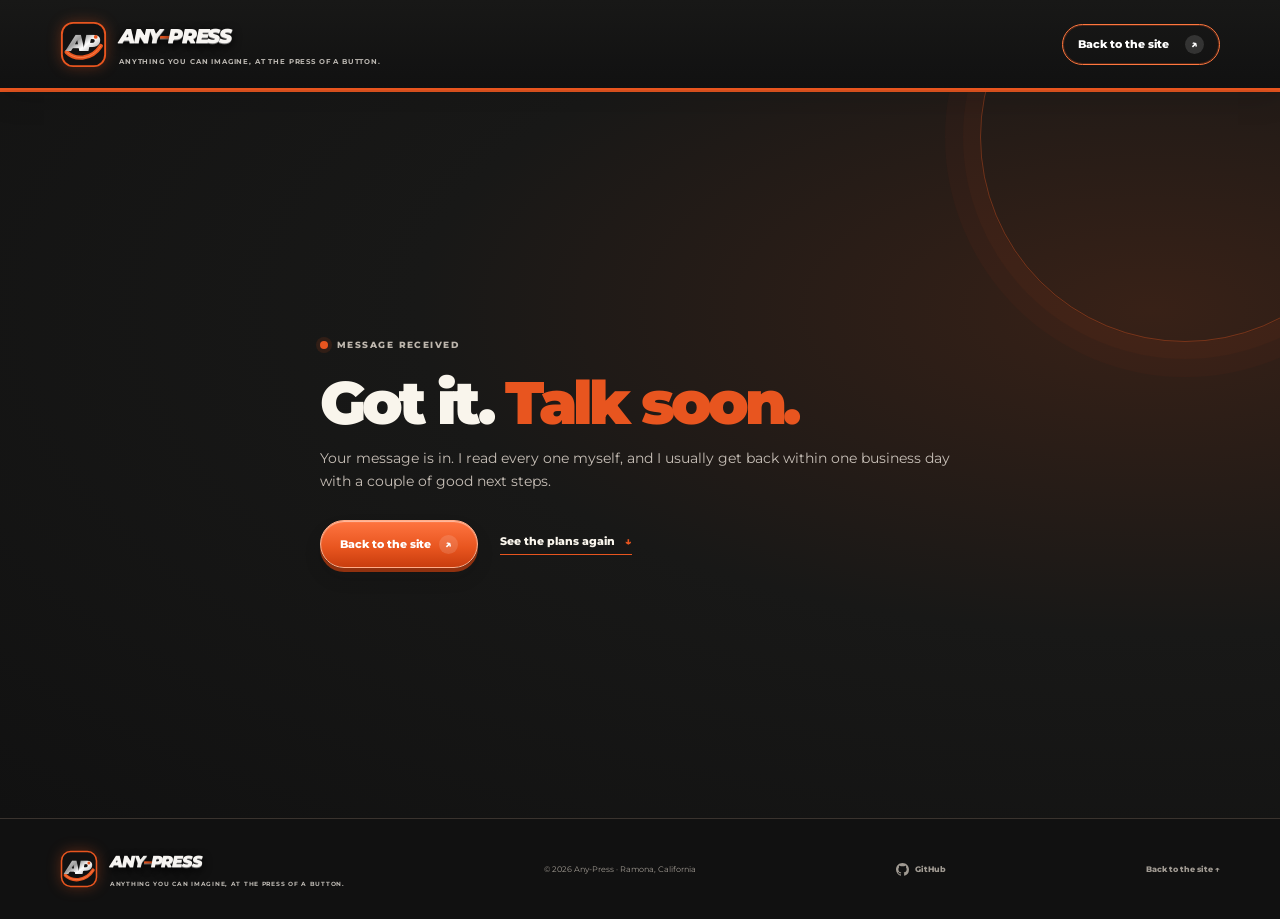
<file: thanks.html>
<!DOCTYPE html>
<html lang="en">
<head>
<meta charset="utf-8">
<meta name="viewport" content="width=device-width, initial-scale=1">
<title>Thanks | Any-Press</title>
<meta name="description" content="Your message reached Any-Press. I will get back to you with a couple of good next steps.">
<meta name="robots" content="noindex">
<link rel="icon" href="favicon.svg">
<link rel="preconnect" href="https://fonts.googleapis.com">
<link rel="preconnect" href="https://fonts.gstatic.com" crossorigin>
<link href="https://fonts.googleapis.com/css2?family=Montserrat:wght@400;500;600;700;800;900&display=swap" rel="stylesheet">
<link rel="stylesheet" href="style.css">
</head>
<body>
<main>

<header class="site-header">
  <div class="wrap header-inner">
    <a class="brand" href="index.html" aria-label="Any-Press home">
      <svg class="brand-mark" viewBox="0 0 100 100" role="img" aria-label="Any-Press AP mark">
        <defs>
          <linearGradient id="chromeMark" x1="0" y1="0" x2="1" y2="1">
            <stop stop-color="#fff"/><stop offset=".38" stop-color="#9c9c9c"/><stop offset=".58" stop-color="#fff"/><stop offset="1" stop-color="#737373"/>
          </linearGradient>
        </defs>
        <rect x="4" y="4" width="92" height="92" rx="24" fill="#111" stroke="#e8551f" stroke-width="4"/>
        <path d="M14 66C29 82 66 86 87 53" fill="none" stroke="#e8551f" stroke-width="9" stroke-linecap="round"/>
        <path d="M14 66C29 82 66 86 87 53" fill="none" stroke="#ff9a64" stroke-opacity=".65" stroke-width="2" stroke-linecap="round"/>
        <text x="14" y="64" fill="url(#chromeMark)" font-family="Montserrat,Arial,sans-serif" font-weight="900" font-style="italic" font-size="49" letter-spacing="-6">AP</text>
        <circle cx="76" cy="34" r="4" fill="#e8551f"/>
      </svg>
      <span class="brand-lockup">
        <b>ANY<span>–</span>PRESS</b>
        <small>ANYTHING YOU CAN IMAGINE, AT THE PRESS OF A BUTTON.</small>
      </span>
    </a>
    <a class="header-cta" href="index.html">Back to the site <span class="button-symbol" aria-hidden="true">↗</span></a>
  </div>
</header>

<section class="contact-section thanks-section">
  <div class="wrap thanks-inner">
    <p class="eyebrow"><i></i> MESSAGE RECEIVED</p>
    <h2>Got it. <em>Talk soon.</em></h2>
    <p class="thanks-copy">Your message is in. I read every one myself, and I usually get back within one business day with a couple of good next steps.</p>
    <div class="thanks-actions">
      <a class="button button-orange" href="index.html">Back to the site <span class="button-symbol" aria-hidden="true">↗</span></a>
      <a class="text-link" href="index.html#pricing">See the plans again <span>↓</span></a>
    </div>
  </div>
</section>

<footer class="site-footer">
  <div class="wrap footer-inner">
    <a class="brand footer-brand" href="index.html">
      <svg class="brand-mark" viewBox="0 0 100 100" role="img" aria-label="Any-Press AP mark">
        <defs>
          <linearGradient id="chromeMarkFooter" x1="0" y1="0" x2="1" y2="1">
            <stop stop-color="#fff"/><stop offset=".38" stop-color="#9c9c9c"/><stop offset=".58" stop-color="#fff"/><stop offset="1" stop-color="#737373"/>
          </linearGradient>
        </defs>
        <rect x="4" y="4" width="92" height="92" rx="24" fill="#111" stroke="#e8551f" stroke-width="4"/>
        <path d="M14 66C29 82 66 86 87 53" fill="none" stroke="#e8551f" stroke-width="9" stroke-linecap="round"/>
        <path d="M14 66C29 82 66 86 87 53" fill="none" stroke="#ff9a64" stroke-opacity=".65" stroke-width="2" stroke-linecap="round"/>
        <text x="14" y="64" fill="url(#chromeMarkFooter)" font-family="Montserrat,Arial,sans-serif" font-weight="900" font-style="italic" font-size="49" letter-spacing="-6">AP</text>
        <circle cx="76" cy="34" r="4" fill="#e8551f"/>
      </svg>
      <span class="brand-lockup">
        <b>ANY<span>–</span>PRESS</b>
        <small>ANYTHING YOU CAN IMAGINE, AT THE PRESS OF A BUTTON.</small>
      </span>
    </a>
    <div class="footer-copy">© 2026 Any-Press · Ramona, California</div>
    <a class="footer-legal" href="https://github.com/robbiefromramona-press" target="_blank" rel="noopener" style="gap:6px"><svg width="13" height="13" viewBox="0 0 16 16" aria-hidden="true"><path d="M8 0C3.58 0 0 3.58 0 8c0 3.54 2.29 6.53 5.47 7.59.4.07.55-.17.55-.38 0-.19-.01-.82-.01-1.49-2.01.37-2.53-.49-2.69-.94-.09-.23-.48-.94-.82-1.13-.28-.15-.68-.52-.01-.53.63-.01 1.08.58 1.23.82.72 1.21 1.87.87 2.33.66.07-.52.28-.87.51-1.07-1.78-.2-3.64-.89-3.64-3.95 0-.87.31-1.59.82-2.15-.08-.2-.36-1.02.08-2.12 0 0 .67-.21 2.2.82.64-.18 1.32-.27 2-.27s1.36.09 2 .27c1.53-1.04 2.2-.82 2.2-.82.44 1.1.16 1.92.08 2.12.51.56.82 1.27.82 2.15 0 3.07-1.87 3.75-3.65 3.95.29.25.54.73.54 1.48 0 1.07-.01 1.93-.01 2.2 0 .21.15.46.55.38A8.01 8.01 0 0 0 16 8c0-4.42-3.58-8-8-8Z" fill="currentColor"/></svg>GitHub</a>
    <a class="back-top" href="index.html">Back to the site ↑</a>
  </div>
</footer>

</main>
</body>
</html>
</file>
<file: style.css>
/* Any-Press - any-press.com
   Base reset and design tokens from the original build, then the
   site styles. The Tailwind utility layer was removed: this site uses
   only the named classes below, so none of it was being used.
   Colors live in the :root block further down (--orange is the brand orange). */
/*! tailwindcss v4.2.1 | MIT License | https://tailwindcss.com */
@layer properties{@supports (((-webkit-hyphens:none)) and (not (margin-trim:inline))) or ((-moz-orient:inline) and (not (color:rgb(from red r g b)))){:root,:host{--shimmer-angle:20deg}*,:before,:after{--tw-translate-x:0;--tw-translate-y:0;--tw-translate-z:0;--tw-rotate-x:initial;--tw-rotate-y:initial;--tw-rotate-z:initial;--tw-skew-x:initial;--tw-skew-y:initial;--tw-scroll-snap-strictness:proximity;--tw-space-x-reverse:0;--tw-border-style:solid;--tw-leading:initial;--tw-font-weight:initial;--tw-tracking:initial;--tw-ordinal:initial;--tw-slashed-zero:initial;--tw-numeric-figure:initial;--tw-numeric-spacing:initial;--tw-numeric-fraction:initial;--tw-shadow:0 0 #0000;--tw-shadow-color:initial;--tw-shadow-alpha:100%;--tw-inset-shadow:0 0 #0000;--tw-inset-shadow-color:initial;--tw-inset-shadow-alpha:100%;--tw-ring-color:initial;--tw-ring-shadow:0 0 #0000;--tw-inset-ring-color:initial;--tw-inset-ring-shadow:0 0 #0000;--tw-ring-inset:initial;--tw-ring-offset-width:0px;--tw-ring-offset-color:#fff;--tw-ring-offset-shadow:0 0 #0000;--tw-outline-style:solid;--tw-duration:initial;--tw-ease:initial;--tw-content:"";--tw-scale-x:1;--tw-scale-y:1;--tw-scale-z:1;--tw-animation-delay:0s;--tw-animation-direction:normal;--tw-animation-duration:initial;--tw-animation-fill-mode:none;--tw-animation-iteration-count:1;--tw-enter-blur:0;--tw-enter-opacity:1;--tw-enter-rotate:0;--tw-enter-scale:1;--tw-enter-translate-x:0;--tw-enter-translate-y:0;--tw-exit-blur:0;--tw-exit-opacity:1;--tw-exit-rotate:0;--tw-exit-scale:1;--tw-exit-translate-x:0;--tw-exit-translate-y:0;--scroll-fade-t:0px;--scroll-fade-b:0px;--scroll-fade-s:0px;--scroll-fade-e:0px;--scroll-fade-mask:initial;--shimmer-image:initial;--shimmer-text-fill:initial}::backdrop{--tw-translate-x:0;--tw-translate-y:0;--tw-translate-z:0;--tw-rotate-x:initial;--tw-rotate-y:initial;--tw-rotate-z:initial;--tw-skew-x:initial;--tw-skew-y:initial;--tw-scroll-snap-strictness:proximity;--tw-space-x-reverse:0;--tw-border-style:solid;--tw-leading:initial;--tw-font-weight:initial;--tw-tracking:initial;--tw-ordinal:initial;--tw-slashed-zero:initial;--tw-numeric-figure:initial;--tw-numeric-spacing:initial;--tw-numeric-fraction:initial;--tw-shadow:0 0 #0000;--tw-shadow-color:initial;--tw-shadow-alpha:100%;--tw-inset-shadow:0 0 #0000;--tw-inset-shadow-color:initial;--tw-inset-shadow-alpha:100%;--tw-ring-color:initial;--tw-ring-shadow:0 0 #0000;--tw-inset-ring-color:initial;--tw-inset-ring-shadow:0 0 #0000;--tw-ring-inset:initial;--tw-ring-offset-width:0px;--tw-ring-offset-color:#fff;--tw-ring-offset-shadow:0 0 #0000;--tw-outline-style:solid;--tw-duration:initial;--tw-ease:initial;--tw-content:"";--tw-scale-x:1;--tw-scale-y:1;--tw-scale-z:1;--tw-animation-delay:0s;--tw-animation-direction:normal;--tw-animation-duration:initial;--tw-animation-fill-mode:none;--tw-animation-iteration-count:1;--tw-enter-blur:0;--tw-enter-opacity:1;--tw-enter-rotate:0;--tw-enter-scale:1;--tw-enter-translate-x:0;--tw-enter-translate-y:0;--tw-exit-blur:0;--tw-exit-opacity:1;--tw-exit-rotate:0;--tw-exit-scale:1;--tw-exit-translate-x:0;--tw-exit-translate-y:0;--scroll-fade-t:0px;--scroll-fade-b:0px;--scroll-fade-s:0px;--scroll-fade-e:0px;--scroll-fade-mask:initial;--shimmer-image:initial;--shimmer-text-fill:initial}}}@layer theme{:root,:host{--font-sans:ui-sans-serif, system-ui, sans-serif, "Apple Color Emoji", "Segoe UI Emoji", "Segoe UI Symbol", "Noto Color Emoji";--font-mono:ui-monospace, SFMono-Regular, Menlo, Monaco, Consolas, "Liberation Mono", "Courier New", monospace;--color-black:#000;--color-white:#fff;--spacing:.25rem;--container-xs:20rem;--container-sm:24rem;--container-lg:32rem;--text-xs:.75rem;--text-xs--line-height:calc(1 / .75);--text-sm:.875rem;--text-sm--line-height:calc(1.25 / .875);--text-base:1rem;--text-base--line-height:calc(1.5 / 1);--text-lg:1.125rem;--text-lg--line-height:calc(1.75 / 1.125);--font-weight-normal:400;--font-weight-medium:500;--font-weight-semibold:600;--tracking-tight:-.025em;--tracking-widest:.1em;--leading-tight:1.25;--leading-snug:1.375;--leading-normal:1.5;--leading-relaxed:1.625;--radius-xs:.125rem;--radius-sm:.25rem;--radius-md:.375rem;--radius-lg:.5rem;--radius-xl:.75rem;--ease-in-out:cubic-bezier(.4, 0, .2, 1);--animate-spin:spin 1s linear infinite;--animate-pulse:pulse 2s cubic-bezier(.4, 0, .6, 1) infinite;--aspect-video:16 / 9;--default-transition-duration:.15s;--default-transition-timing-function:cubic-bezier(.4, 0, .2, 1);--default-font-family:var(--font-sans);--default-mono-font-family:var(--font-mono)}}@layer base{*,:after,:before{box-sizing:border-box;border:0 solid;margin:0;padding:0}::backdrop{box-sizing:border-box;border:0 solid;margin:0;padding:0}::file-selector-button{box-sizing:border-box;border:0 solid;margin:0;padding:0}html,:host{-webkit-text-size-adjust:100%;tab-size:4;line-height:1.5;font-family:var(--default-font-family,ui-sans-serif, system-ui, sans-serif, "Apple Color Emoji", "Segoe UI Emoji", "Segoe UI Symbol", "Noto Color Emoji");font-feature-settings:var(--default-font-feature-settings,normal);font-variation-settings:var(--default-font-variation-settings,normal);-webkit-tap-highlight-color:transparent}hr{height:0;color:inherit;border-top-width:1px}abbr:where([title]){-webkit-text-decoration:underline dotted;text-decoration:underline dotted}h1,h2,h3,h4,h5,h6{font-size:inherit;font-weight:inherit}a{color:inherit;-webkit-text-decoration:inherit;-webkit-text-decoration:inherit;-webkit-text-decoration:inherit;-webkit-text-decoration:inherit;text-decoration:inherit}b,strong{font-weight:bolder}code,kbd,samp,pre{font-family:var(--default-mono-font-family,ui-monospace, SFMono-Regular, Menlo, Monaco, Consolas, "Liberation Mono", "Courier New", monospace);font-feature-settings:var(--default-mono-font-feature-settings,normal);font-variation-settings:var(--default-mono-font-variation-settings,normal);font-size:1em}small{font-size:80%}sub,sup{vertical-align:baseline;font-size:75%;line-height:0;position:relative}sub{bottom:-.25em}sup{top:-.5em}table{text-indent:0;border-color:inherit;border-collapse:collapse}:-moz-focusring{outline:auto}progress{vertical-align:baseline}summary{display:list-item}ol,ul,menu{list-style:none}img,svg,video,canvas,audio,iframe,embed,object{vertical-align:middle;display:block}img,video{max-width:100%;height:auto}button,input,select,optgroup,textarea{font:inherit;font-feature-settings:inherit;font-variation-settings:inherit;letter-spacing:inherit;color:inherit;opacity:1;background-color:#0000;border-radius:0}::file-selector-button{font:inherit;font-feature-settings:inherit;font-variation-settings:inherit;letter-spacing:inherit;color:inherit;opacity:1;background-color:#0000;border-radius:0}:where(select:is([multiple],[size])) optgroup{font-weight:bolder}:where(select:is([multiple],[size])) optgroup option{padding-inline-start:20px}::file-selector-button{margin-inline-end:4px}::placeholder{opacity:1}@supports (not ((-webkit-appearance:-apple-pay-button))) or (contain-intrinsic-size:1px){::placeholder{color:currentColor}@supports (color:color-mix(in lab, red, red)){::placeholder{color:color-mix(in oklab, currentcolor 50%, transparent)}}}textarea{resize:vertical}::-webkit-search-decoration{-webkit-appearance:none}::-webkit-date-and-time-value{min-height:1lh;text-align:inherit}::-webkit-datetime-edit{display:inline-flex}::-webkit-datetime-edit-fields-wrapper{padding:0}::-webkit-datetime-edit{padding-block:0}::-webkit-datetime-edit-year-field{padding-block:0}::-webkit-datetime-edit-month-field{padding-block:0}::-webkit-datetime-edit-day-field{padding-block:0}::-webkit-datetime-edit-hour-field{padding-block:0}::-webkit-datetime-edit-minute-field{padding-block:0}::-webkit-datetime-edit-second-field{padding-block:0}::-webkit-datetime-edit-millisecond-field{padding-block:0}::-webkit-datetime-edit-meridiem-field{padding-block:0}::-webkit-calendar-picker-indicator{line-height:1}:-moz-ui-invalid{box-shadow:none}button,input:where([type=button],[type=reset],[type=submit]){-webkit-appearance:button;appearance:button}::file-selector-button{-webkit-appearance:button;appearance:button}::-webkit-inner-spin-button{height:auto}::-webkit-outer-spin-button{height:auto}[hidden]:where(:not([hidden=until-found])){display:none!important}}@layer components;
@property --tw-animation-delay{syntax:"*";inherits:false;initial-value:0s}@property --tw-animation-direction{syntax:"*";inherits:false;initial-value:normal}@property --tw-animation-duration{syntax:"*";inherits:false}@property --tw-animation-fill-mode{syntax:"*";inherits:false;initial-value:none}@property --tw-animation-iteration-count{syntax:"*";inherits:false;initial-value:1}@property --tw-enter-blur{syntax:"*";inherits:false;initial-value:0}@property --tw-enter-opacity{syntax:"*";inherits:false;initial-value:1}@property --tw-enter-rotate{syntax:"*";inherits:false;initial-value:0}@property --tw-enter-scale{syntax:"*";inherits:false;initial-value:1}@property --tw-enter-translate-x{syntax:"*";inherits:false;initial-value:0}@property --tw-enter-translate-y{syntax:"*";inherits:false;initial-value:0}@property --tw-exit-blur{syntax:"*";inherits:false;initial-value:0}@property --tw-exit-opacity{syntax:"*";inherits:false;initial-value:1}@property --tw-exit-rotate{syntax:"*";inherits:false;initial-value:0}@property --tw-exit-scale{syntax:"*";inherits:false;initial-value:1}@property --tw-exit-translate-x{syntax:"*";inherits:false;initial-value:0}@property --tw-exit-translate-y{syntax:"*";inherits:false;initial-value:0}@property --scroll-fade-t{syntax:"<length-percentage>";inherits:false;initial-value:0}@property --scroll-fade-b{syntax:"<length-percentage>";inherits:false;initial-value:0}@property --scroll-fade-s{syntax:"<length-percentage>";inherits:false;initial-value:0}@property --scroll-fade-e{syntax:"<length-percentage>";inherits:false;initial-value:0}@property --scroll-fade-mask{syntax:"*";inherits:false}@property --shimmer-angle{syntax:"<angle>";inherits:true;initial-value:20deg}@property --shimmer-image{syntax:"*";inherits:false}@property --shimmer-text-fill{syntax:"*";inherits:false}@media (prefers-reduced-motion:reduce){.shimmer{-webkit-text-fill-color:currentColor;background-image:none;animation:none}}:root{--ink:#111;--orange:#e8551f;--paper:#f7f5f2;--charcoal:#242424;--steel:#737373;--line:#d8d4cd;--cream:#fffdf9;--silver:#d9d9d9;--font-montserrat:Montserrat,Arial,sans-serif;--font-ui:Montserrat,Arial,sans-serif}*{box-sizing:border-box}html{scroll-behavior:smooth;scroll-padding-top:90px}body{background:var(--paper);color:var(--ink);font-family:var(--font-ui);margin:0;font-size:16px}a{color:inherit;text-decoration:none}.wrap{width:min(1160px,100% - 64px);margin:0 auto}.site-header{z-index:5;color:#fff;border-bottom:2px solid var(--orange);background:linear-gradient(#181817,#111);position:relative;box-shadow:0 8px 28px #1112}.header-inner{justify-content:space-between;align-items:center;gap:26px;height:88px;display:flex}.brand{align-items:center;gap:12px;min-width:max-content;display:flex}.brand-mark{filter:drop-shadow(0 0 7px #e8551f55);flex:none;width:47px;height:47px}.brand-lockup b{letter-spacing:-.07em;color:#f7f5f2;text-shadow:0 1px #777,0 3px 10px #000;font-size:20px;font-style:italic;font-weight:900;display:block}.brand-lockup b span{color:var(--orange)}.brand-lockup small{color:#bcb8b2;letter-spacing:.12em;margin-top:6px;font-size:7px;font-weight:700;display:block}.desktop-nav{color:#d2d0cc;align-items:center;gap:28px;font-size:11px;font-weight:700;display:flex}.desktop-nav a{transition:color .2s}.desktop-nav a:hover{color:#ff9a67}.header-cta{color:#fff;border:1px solid #ff773e;border-radius:999px;align-items:center;gap:8px;padding:10px 15px;font-size:11px;font-weight:800;transition:transform .18s,box-shadow .18s;display:flex;box-shadow:inset 0 0 0 1px #e8551f44}.header-cta:hover{transform:translateY(1px);box-shadow:0 0 14px #e8551f77}.button-symbol{width:19px;height:19px;color:inherit;background:#fff2;border-radius:50%;place-items:center;margin-left:8px;font-size:11px;line-height:1;display:inline-grid}.mobile-nav{display:none}.hero{background:radial-gradient(ellipse at 77% 54%,#ffede3 0,transparent 44%),var(--paper);position:relative;overflow:hidden}.hero:before{content:"";pointer-events:none;opacity:.18;background-image:radial-gradient(#8b8277 .6px,#0000 .6px);background-size:18px 18px;position:absolute;inset:0;-webkit-mask-image:linear-gradient(90deg,#0000 35%,#000 100%);mask-image:linear-gradient(90deg,#0000 35%,#000 100%)}.hero-inner{grid-template-columns:1.02fr .98fr;align-items:center;gap:32px;min-height:620px;padding:34px 0 67px;display:grid;position:relative}.hero-copy{z-index:2;padding:35px 0;position:relative}.eyebrow{letter-spacing:.16em;align-items:center;gap:9px;margin:0 0 22px;font-size:9px;font-weight:800;display:flex}.eyebrow i{background:var(--orange);border-radius:50%;width:8px;height:8px;display:inline-block;box-shadow:0 0 0 4px #e8551f20}.hero h1,.section h2,.field-band h2,.steps-section h2,.family-section h2,.contact-section h2{letter-spacing:-.068em;margin:0;font-size:clamp(44px,5.2vw,68px);font-weight:900;line-height:.99}.hero h1{max-width:600px}.hero h1 em,.section h2 em,.field-band h2 em,.steps-section h2 em,.family-section h2 em,.contact-section h2 em{color:var(--orange);font-style:normal}.hero-intro{color:#4d4a46;max-width:480px;margin:24px 0 26px;font-size:15px;line-height:1.75}.hero-actions{flex-wrap:wrap;align-items:center;gap:22px;display:flex}.button{border-radius:999px;justify-content:center;align-items:center;min-height:48px;padding:0 19px;font-size:11px;font-weight:800;transition:transform .18s,background .18s,box-shadow .18s;display:inline-flex}.button:hover{transform:translateY(2px)}.button-orange{background:linear-gradient(180deg,#ff7541 0%,var(--orange) 58%,#c93d0e 100%);color:#fff;border:1px solid #ffad89;box-shadow:inset 0 1px 1px #fff8,0 4px #90310f,0 10px 17px #1112}.button-orange:hover{box-shadow:inset 0 1px 1px #fff8,0 1px #90310f,0 5px 10px #1112}.button-orange .button-symbol{background:#fff2}.button-outline{background:var(--cream);border:1px solid #c9c1b7}.button-outline:hover{border-color:var(--orange);color:var(--orange)}.text-link{border-bottom:1px solid var(--orange);padding:0 0 5px;font-size:11px;font-weight:800;transition:color .2s}.text-link:hover{color:var(--orange)}.text-link span{color:var(--orange);margin-left:7px}.hero-note{color:var(--steel);align-items:center;gap:10px;margin-top:36px;font-size:9px;display:flex}.note-line{background:var(--orange);width:26px;height:1px}.hero-visual{isolation:isolate;background:radial-gradient(at 50% 46%,#38251e 0,#191817 48%,#10100f 100%);border:1px solid #3f3c38;border-radius:24px;place-items:center;min-height:435px;display:grid;position:relative;overflow:hidden;box-shadow:inset 0 1px #ffffff12,0 25px 55px #20140f22}.hero-visual:before{content:"";border:1px solid #e8551f66;border-radius:18px;position:absolute;inset:12px;box-shadow:0 0 18px #e8551f20,inset 0 0 18px #e8551f14}.hero-visual:after{content:"";pointer-events:none;background:radial-gradient(at 50% 48%,#0000 30%,#0006 100%);position:absolute;inset:0}.visual-grid{opacity:.12;background-image:linear-gradient(#ff9b6b24 1px,#0000 1px),linear-gradient(90deg,#ff9b6b24 1px,#0000 1px);background-size:38px 38px;position:absolute;inset:0;-webkit-mask-image:radial-gradient(#000 0%,#0000 72%);mask-image:radial-gradient(#000 0%,#0000 72%)}.visual-topline,.visual-caption{z-index:3;color:#b7ada4;letter-spacing:.15em;justify-content:space-between;align-items:center;font-size:8px;font-weight:800;display:flex;position:absolute;left:31px;right:31px}.visual-topline{top:30px}.visual-topline i{background:var(--orange);width:5px;height:5px;box-shadow:0 0 10px var(--orange);border-radius:50%}.visual-caption{font-size:7px;bottom:26px}.visual-orbit{z-index:1;border:1px solid #ff894c80;border-radius:50%;position:absolute;box-shadow:0 0 13px #e8551f4a}.orbit-one{width:370px;height:175px;transform:rotate(-18deg)}.orbit-two{border-color:#9a7a67;width:335px;height:230px;transform:rotate(24deg)}.button-shadow{z-index:1;filter:blur(16px);background:#000b;border-radius:50%;width:240px;height:46px;position:absolute;bottom:91px}.button-housing{z-index:2;background:linear-gradient(135deg,#f8f8f8 0%,#8f8f8f 14%,#363636 24%,#d5d5d5 38%,#4d4d4d 52%,#bdbdbd 68%,#343434 82%,#929292 100%);border-radius:50%;place-items:center;width:282px;height:282px;display:grid;position:relative;transform:rotate(-8deg);box-shadow:0 18px 24px #000a,inset 0 2px 3px #fff,inset 0 -5px 10px #111}.button-housing:before{content:"";border:1px solid #fff8;border-radius:50%;position:absolute;inset:9px;box-shadow:inset 0 0 0 2px #161616}.button-collar{background:linear-gradient(150deg,#1b1b1b,#777 18%,#222 35%,#a2a2a2 52%,#333 75%,#151515);border-radius:50%;place-items:center;width:232px;height:232px;display:grid;box-shadow:0 9px 12px #0009,inset 0 3px 5px #fff9,inset 0 -8px 8px #000}.button-face{color:#fff;text-shadow:0 3px 2px #58200e;letter-spacing:.1em;background:radial-gradient(at 34% 23%,#ff9b70 0%,#fa6230 29%,#e8551f 59%,#ab330d 100%);border:2px solid #ffae82;border-radius:50%;flex-direction:column;justify-content:center;align-items:center;width:199px;height:199px;font-size:25px;font-weight:900;display:flex;position:relative;box-shadow:inset 0 5px 7px #fff8,inset 0 -16px 22px #77240e,0 6px #7a2a10,0 17px 20px #0007}.button-face:before{content:"";border:1px solid #fff7;border-radius:50%;position:absolute;inset:14px}.button-face:after{content:"";border:1px solid #831f0a88;border-radius:50%;position:absolute;inset:5px}.button-face i{background:#ffd1b8;border-radius:50%;width:9px;height:9px;position:absolute;bottom:35px;box-shadow:0 0 8px #ffe5d6}.bolt{z-index:3;background:radial-gradient(circle at 32% 30%,#fff,#777 60%,#333);border-radius:50%;width:9px;height:9px;position:absolute;box-shadow:0 1px 2px #000}.bolt-one{top:29px;left:104px}.bolt-two{top:104px;right:29px}.bolt-three{bottom:29px;left:104px}.bolt-four{top:104px;left:29px}.hero-stamp{color:#79736c;letter-spacing:.12em;align-items:flex-end;gap:12px;font-size:7px;display:flex;position:absolute;bottom:20px;right:0}.hero-stamp b{color:#111;letter-spacing:-.04em;font-size:12px;line-height:1}.proof-strip{color:#fff;background:#111;border-top:1px solid #39312e;border-bottom:1px solid #39312e}.proof-inner{justify-content:space-between;align-items:center;gap:17px;min-height:75px;display:flex}.proof-inner>span{color:#b3aca5;letter-spacing:.16em;font-size:8px;font-weight:800}.proof-inner b{letter-spacing:-.02em;font-size:10px}.proof-inner i{color:var(--orange);text-shadow:0 0 8px #e8551f;font-size:8px;font-style:normal}.section{padding-top:103px;padding-bottom:100px}.section-head{justify-content:space-between;align-items:flex-end;gap:40px;margin-bottom:45px;display:flex}.section h2,.family-section h2{font-size:clamp(37px,4.3vw,54px)}.section-lede{color:#5f5a54;max-width:345px;margin:0 3px 4px;font-size:12px;line-height:1.75}.service-grid{grid-template-columns:repeat(3,1fr);gap:15px;display:grid}.service-card{color:#f7f5f2;min-height:255px;box-shadow:0 10px 25px #11112;background:linear-gradient(145deg,#242424,#171716);border:1px solid #4a4540;border-radius:14px;padding:25px 24px;position:relative;overflow:hidden}.service-card:before{content:"";background:linear-gradient(90deg,var(--orange),#ff9a66,transparent);height:2px;position:absolute;top:0;left:24px;right:24px;box-shadow:0 0 12px #e8551f77}.service-number{letter-spacing:.12em;color:#ff8753;font-size:10px;font-weight:800}.service-number span{color:#aaa39b}.service-card h3{letter-spacing:-.045em;margin:35px 0 11px;font-size:20px;line-height:1.12}.service-card p{color:#cbc6bf;max-width:300px;margin:0;font-size:11px;line-height:1.75}.service-tags{color:#ffb393;letter-spacing:.05em;margin-top:21px;font-size:8px;font-weight:800}.field-band{color:#f7f5f2;background:radial-gradient(at 20%,#2a1c17,#151514 46%,#10100f);border-top:1px solid #5a3527;border-bottom:1px solid #e8551f;padding:70px 0;position:relative;overflow:hidden}.field-band:before{content:"";opacity:.12;background:repeating-linear-gradient(135deg,#0000 0 24px,#e8551f 25px,#0000 26px 52px);position:absolute;inset:0;-webkit-mask-image:linear-gradient(90deg,#000,#0000 40%);mask-image:linear-gradient(90deg,#000,#0000 40%)}.field-inner{grid-template-columns:150px 1.1fr 1fr;align-items:center;gap:42px;display:grid;position:relative}.field-emblem{flex-direction:column;align-items:center;gap:10px;display:flex}.field-emblem .brand-mark{filter:drop-shadow(0 0 12px #e8551f55);width:116px;height:116px}.field-emblem span{color:#d1c9c1;letter-spacing:.12em;font-size:7px;font-weight:800}.field-band .eyebrow{color:#c7bfb7;margin-bottom:18px}.field-band h2{font-size:clamp(38px,4vw,52px)}.field-copy{color:#c8c1ba;margin:0;font-size:11px;line-height:1.85}.pricing-section{padding-top:103px;padding-bottom:106px}.pricing-head{margin-bottom:43px}.price-grid{grid-template-columns:repeat(3,1fr);align-items:stretch;gap:14px;display:grid}.price-card{background:var(--cream);border:1px solid #d9d3ca;border-radius:12px;flex-direction:column;min-height:405px;padding:27px 24px 25px;display:flex;position:relative;box-shadow:0 9px 24px #11110a08}.price-card.featured{border:1px solid var(--orange);box-shadow:0 0 0 1px #e8551f33,0 13px 32px #e8551f18}.price-ribbon{background:var(--orange);color:#fff;letter-spacing:.1em;border-radius:0 11px 0 10px;padding:8px 13px;font-size:8px;font-weight:800;position:absolute;top:0;right:0}.plan-name{letter-spacing:-.025em;margin:0;font-size:14px;font-weight:850}.plan-price{align-items:baseline;gap:5px;margin:19px 0 8px;display:flex}.plan-price small{color:#79736a;font-size:9px}.plan-price strong{letter-spacing:-.07em;font-size:31px}.plan-desc{color:#706a62;min-height:38px;margin:0 0 17px;font-size:10px;line-height:1.6}.price-card ul{border-top:1px solid #e8e3da;margin:0 0 22px;padding:0;list-style:none}.price-card li{color:#555149;border-bottom:1px solid #e8e3da;gap:8px;padding:9px 0;font-size:9px;display:flex}.price-card li span{color:var(--orange);font-weight:900}.price-card .button{width:100%;margin-top:auto}.price-footnote{color:#837c72;margin:17px 0 0;font-size:8px;line-height:1.6}.steps-section{background:#e7e2db;border-top:1px solid #d4cec5;padding:80px 0 86px;position:relative}.steps-heading{text-align:center}.steps-heading .eyebrow{justify-content:center}.steps-section h2{font-size:clamp(38px,4.4vw,52px)}.steps-grid{grid-template-columns:repeat(3,1fr);gap:30px;margin-top:45px;display:grid}.steps-grid article{border-top:1px solid #b8b0a5;padding:22px 24px 0;position:relative}.steps-grid article>span{color:var(--orange);font-size:10px;font-weight:900;position:absolute;top:22px;right:0}.steps-grid h3{letter-spacing:-.04em;margin:0 0 10px;font-size:17px}.steps-grid p{color:#625d56;max-width:280px;margin:0;font-size:10px;line-height:1.7}.family-section{grid-template-columns:1fr .8fr;align-items:center;gap:90px;padding:101px 0;display:grid}.family-section h2{font-size:clamp(36px,4.1vw,50px)}.family-copy>p:last-child{color:#5f5a54;max-width:470px;margin-top:21px;font-size:11px;line-height:1.8}.family-links{border-top:1px solid #d3cdc5}.family-links>a{border-bottom:1px solid #d3cdc5;align-items:center;gap:14px;padding:17px 3px;transition:padding .18s;display:flex}.family-links>a:hover{padding-left:8px}.family-icon{width:43px;height:43px;color:var(--orange);letter-spacing:-.05em;background:#111;border:1px solid #5a4539;border-radius:12px;place-items:center;font-size:11px;font-style:italic;font-weight:900;display:grid}.family-icon-gold{color:#f6be43}.family-links b{font-size:11px;display:block}.family-links small{color:#7c766d;margin-top:4px;font-size:9px;display:block}.family-arrow{color:var(--orange);margin-left:auto}.contact-section{color:#f9f5ec;border-top:2px solid var(--orange);background:radial-gradient(at 90% 30%,#382117,#181817 45%,#111);padding:76px 0 80px;position:relative;overflow:hidden}.contact-section:after{content:"";pointer-events:none;border:1px solid #e8551f60;border-radius:50%;width:410px;height:410px;position:absolute;top:-160px;right:-110px;box-shadow:0 0 0 17px #e8551f0a,0 0 0 35px #e8551f08}.contact-inner{z-index:1;grid-template-columns:1fr .9fr;align-items:center;gap:90px;display:grid;position:relative}.contact-section .eyebrow{color:#bdb6ad}.contact-section h2{font-size:clamp(41px,5vw,60px)}.contact-inner>div:first-child>p:last-child{color:#c0b9af;max-width:410px;margin:20px 0 0;font-size:11px;line-height:1.8}.contact-card{background:#171716e8;border:1px solid #e8551f80;border-radius:13px;padding:27px 29px;box-shadow:inset 0 0 0 1px #e8551f24,0 20px 40px #0004}.contact-micro{letter-spacing:.15em;color:#b9b2a9;font-size:8px;font-weight:800}.contact-email{letter-spacing:-.04em;justify-content:space-between;align-items:center;margin:16px 0 9px;font-size:clamp(15px,2vw,20px);font-weight:800;display:flex}.contact-email .button-symbol{color:#ff9864;border:1px solid #e8551f66}.contact-card p{color:#b9b2a9;margin:0 0 21px;font-size:9px}.site-footer{color:#f7f5f2;background:#111;border-top:1px solid #3a332e}.footer-inner{justify-content:space-between;align-items:center;gap:20px;min-height:100px;display:flex}.footer-brand .brand-mark{width:38px;height:38px}.footer-brand .brand-lockup b{font-size:16px}.footer-brand .brand-lockup small{font-size:6px}.footer-copy,.back-top{color:#a09a92;font-size:8px}.back-top{font-weight:800}.back-top:hover{color:#ff9864}@media (max-width:900px){.wrap{width:min(100% - 44px,720px)}.desktop-nav{gap:15px}.header-inner{gap:14px}.brand-lockup b{font-size:18px}.brand-lockup small{font-size:6px}.hero-inner{grid-template-columns:1fr .9fr;gap:15px;min-height:550px}.hero-visual{min-height:370px}.button-housing{width:238px;height:238px}.button-collar{width:197px;height:197px}.button-face{width:169px;height:169px;font-size:22px}.orbit-one{width:315px}.orbit-two{width:295px}.field-inner{grid-template-columns:120px 1fr;gap:25px}.field-emblem .brand-mark{width:95px;height:95px}.field-copy{grid-column:2}.contact-inner{gap:40px}}@media (max-width:650px){html{scroll-padding-top:74px}.wrap{width:calc(100% - 36px)}.header-inner{height:72px}.brand{gap:8px}.brand-mark{width:39px;height:39px}.brand-lockup b{font-size:16px}.brand-lockup small{letter-spacing:.08em;font-size:5px}.desktop-nav{display:none}.mobile-nav{margin-left:auto;display:block;position:relative}.mobile-nav summary{cursor:pointer;color:#f7f5f2;border:1px solid #61564d;border-radius:999px;padding:9px 11px;font-size:9px;font-weight:800;list-style:none}.mobile-nav summary::-webkit-details-marker{display:none}.mobile-nav summary span{color:#ff8b56;margin-left:4px}.mobile-nav[open] div{background:#171716;border:1px solid #e8551f88;border-radius:10px;gap:2px;min-width:140px;padding:8px;display:grid;position:absolute;top:42px;right:0;box-shadow:0 12px 30px #0006}.mobile-nav[open] a{border-radius:6px;padding:9px 10px;font-size:10px}.mobile-nav[open] a:hover{background:#2d211b}.header-cta{padding:9px 11px;font-size:9px}.header-cta .button-symbol{width:16px;height:16px;margin-left:2px;font-size:9px}.hero-inner{flex-direction:column;align-items:stretch;min-height:0;padding-top:38px;padding-bottom:32px;display:flex}.hero-copy{padding:0}.hero h1{max-width:560px;font-size:clamp(43px,12vw,58px)}.hero-intro{margin:19px 0 20px;font-size:13px}.hero-actions{gap:17px}.hero-note{margin-top:26px;font-size:8px}.hero-visual{border-radius:19px;min-height:325px;margin:18px 0 24px}.hero-visual:before{border-radius:13px;inset:8px}.visual-topline{font-size:7px;top:22px;left:22px;right:22px}.visual-caption{font-size:6px;bottom:20px;left:20px;right:20px}.button-housing{width:214px;height:214px}.button-collar{width:177px;height:177px}.button-face{width:152px;height:152px;font-size:19px}.bolt-one{top:21px;left:79px}.bolt-two{top:79px;right:21px}.bolt-three{bottom:21px;left:79px}.bolt-four{top:79px;left:21px}.orbit-one{width:290px;height:135px}.orbit-two{width:270px;height:175px}.button-shadow{width:190px;bottom:70px}.hero-stamp{font-size:6px;bottom:4px;right:0}.hero-stamp b{font-size:10px}.proof-inner{flex-wrap:wrap;justify-content:flex-start;gap:11px 15px;padding:17px 0}.proof-inner>span{width:100%}.proof-inner b{font-size:9px}.proof-inner i{font-size:6px}.section{padding-top:72px;padding-bottom:72px}.section-head{margin-bottom:30px;display:block}.section h2,.family-section h2{font-size:39px}.section-lede{margin-top:17px}.service-grid{grid-template-columns:1fr;gap:11px}.service-card{min-height:unset;padding:22px 20px}.service-card h3{margin:21px 0 8px;font-size:18px}.service-card p{max-width:none}.field-band{padding:48px 0}.field-inner{grid-template-columns:75px 1fr;gap:16px}.field-emblem .brand-mark{width:68px;height:68px}.field-emblem span{font-size:5px}.field-band .eyebrow{letter-spacing:.1em;margin-bottom:12px;font-size:7px}.field-band h2{font-size:34px}.field-copy{grid-column:1/-1;margin-top:5px;font-size:10px}.pricing-section{padding-top:74px;padding-bottom:75px}.price-grid{grid-template-columns:1fr;gap:12px}.price-card{min-height:0;padding:23px 20px}.plan-desc{min-height:0}.price-card .button{margin-top:8px}.steps-section{padding:60px 0}.steps-grid{grid-template-columns:1fr;gap:18px;margin-top:29px}.steps-grid article{padding:17px 18px 0 0}.steps-grid article>span{top:17px}.family-section{padding:72px 0;display:block}.family-links{margin-top:25px}.contact-section{padding:58px 0}.contact-inner{display:block}.contact-card{margin-top:26px;padding:22px}.contact-email{font-size:16px}.footer-inner{min-height:unset;flex-wrap:wrap;padding:22px 0}.footer-copy{order:3;width:100%}}@media (prefers-reduced-motion:reduce){html{scroll-behavior:auto}*,:before,:after{transition:none!important;animation:none!important}}@property --tw-translate-x{syntax:"*";inherits:false;initial-value:0}@property --tw-translate-y{syntax:"*";inherits:false;initial-value:0}@property --tw-translate-z{syntax:"*";inherits:false;initial-value:0}@property --tw-rotate-x{syntax:"*";inherits:false}@property --tw-rotate-y{syntax:"*";inherits:false}@property --tw-rotate-z{syntax:"*";inherits:false}@property --tw-skew-x{syntax:"*";inherits:false}@property --tw-skew-y{syntax:"*";inherits:false}@property --tw-scroll-snap-strictness{syntax:"*";inherits:false;initial-value:proximity}@property --tw-space-x-reverse{syntax:"*";inherits:false;initial-value:0}@property --tw-border-style{syntax:"*";inherits:false;initial-value:solid}@property --tw-leading{syntax:"*";inherits:false}@property --tw-font-weight{syntax:"*";inherits:false}@property --tw-tracking{syntax:"*";inherits:false}@property --tw-ordinal{syntax:"*";inherits:false}@property --tw-slashed-zero{syntax:"*";inherits:false}@property --tw-numeric-figure{syntax:"*";inherits:false}@property --tw-numeric-spacing{syntax:"*";inherits:false}@property --tw-numeric-fraction{syntax:"*";inherits:false}@property --tw-shadow{syntax:"*";inherits:false;initial-value:0 0 #0000}@property --tw-shadow-color{syntax:"*";inherits:false}@property --tw-shadow-alpha{syntax:"<percentage>";inherits:false;initial-value:100%}@property --tw-inset-shadow{syntax:"*";inherits:false;initial-value:0 0 #0000}@property --tw-inset-shadow-color{syntax:"*";inherits:false}@property --tw-inset-shadow-alpha{syntax:"<percentage>";inherits:false;initial-value:100%}@property --tw-ring-color{syntax:"*";inherits:false}@property --tw-ring-shadow{syntax:"*";inherits:false;initial-value:0 0 #0000}@property --tw-inset-ring-color{syntax:"*";inherits:false}@property --tw-inset-ring-shadow{syntax:"*";inherits:false;initial-value:0 0 #0000}@property --tw-ring-inset{syntax:"*";inherits:false}@property --tw-ring-offset-width{syntax:"<length>";inherits:false;initial-value:0}@property --tw-ring-offset-color{syntax:"*";inherits:false;initial-value:#fff}@property --tw-ring-offset-shadow{syntax:"*";inherits:false;initial-value:0 0 #0000}@property --tw-outline-style{syntax:"*";inherits:false;initial-value:solid}@property --tw-duration{syntax:"*";inherits:false}@property --tw-ease{syntax:"*";inherits:false}@property --tw-content{syntax:"*";inherits:false;initial-value:""}@property --tw-scale-x{syntax:"*";inherits:false;initial-value:1}@property --tw-scale-y{syntax:"*";inherits:false;initial-value:1}@property --tw-scale-z{syntax:"*";inherits:false;initial-value:1}@keyframes spin{to{transform:rotate(360deg)}}@keyframes pulse{50%{opacity:.5}}@keyframes enter{0%{opacity:var(--tw-enter-opacity,1);transform:translate3d(var(--tw-enter-translate-x,0),var(--tw-enter-translate-y,0),0)scale3d(var(--tw-enter-scale,1),var(--tw-enter-scale,1),var(--tw-enter-scale,1))rotate(var(--tw-enter-rotate,0));filter:blur(var(--tw-enter-blur,0))}}@keyframes exit{to{opacity:var(--tw-exit-opacity,1);transform:translate3d(var(--tw-exit-translate-x,0),var(--tw-exit-translate-y,0),0)scale3d(var(--tw-exit-scale,1),var(--tw-exit-scale,1),var(--tw-exit-scale,1))rotate(var(--tw-exit-rotate,0));filter:blur(var(--tw-exit-blur,0))}}@keyframes accordion-down{0%{height:0}to{height:var(--radix-accordion-content-height,var(--accordion-panel-height,auto))}}@keyframes accordion-up{0%{height:var(--radix-accordion-content-height,var(--accordion-panel-height,auto))}to{height:0}}@keyframes caret-blink{0%,70%,to{opacity:1}20%,50%{opacity:0}}@keyframes scroll-fade-reveal-b{0%{--scroll-fade-b:var(--_scroll-fade-size-b,var(--scroll-fade-size,min(12%, calc(var(--spacing) * 10))))}to{--scroll-fade-b:0px}}@keyframes scroll-fade-reveal-s{0%{--scroll-fade-s:0px}to{--scroll-fade-s:var(--_scroll-fade-size-s,var(--scroll-fade-size,min(12%, calc(var(--spacing) * 10))))}}@keyframes scroll-fade-reveal-e{0%{--scroll-fade-e:var(--_scroll-fade-size-e,var(--scroll-fade-size,min(12%, calc(var(--spacing) * 10))))}to{--scroll-fade-e:0px}}@keyframes tw-shimmer{0%{background-position:100% 0}to{background-position:0 0}}

/* ===================================================================
   ANY-PRESS ADDITIONS
   Everything above this line came from the original design.
   Everything below was added for the real site.
   =================================================================== */

/* Founding-client banner above the pricing cards */
.price-banner{background:var(--orange);color:#fff;letter-spacing:.1em;text-transform:uppercase;border-radius:999px;align-self:start;margin:0 0 16px;padding:10px 18px;font-size:10px;font-weight:800;display:inline-block}

/* Add-ons line under the pricing cards */
.price-addons{color:#5c564f;margin:18px 0 0;font-size:11px;line-height:1.7}
.price-addons b{color:var(--ink);font-weight:800}

/* Tap-to-call line in the contact card, matched to the email line above it */
.contact-phone{letter-spacing:-.04em;justify-content:space-between;align-items:center;margin:0 0 14px;font-size:clamp(15px,2vw,20px);font-weight:800;display:flex}

/* Contact form inside the dark contact card */
.contact-form{color-scheme:dark;gap:4px;margin-top:4px;display:grid}
.contact-form label{letter-spacing:.1em;text-transform:uppercase;color:#c7bfb7;margin-top:10px;font-size:8px;font-weight:800}
.contact-form label span{letter-spacing:0;text-transform:none;opacity:.7;font-weight:600}
.contact-form input,.contact-form select,.contact-form textarea{background:#0f0f0ecc;color:var(--cream);border:1px solid #ffffff26;border-radius:8px;width:100%;padding:10px 12px;font-family:var(--font-ui);font-size:13px;font-weight:600}
.contact-form textarea{resize:vertical;min-height:84px;line-height:1.5}
.contact-form input:focus,.contact-form select:focus,.contact-form textarea:focus{border-color:var(--orange);outline:2px solid #e8551f59;outline-offset:1px}
.contact-form button{cursor:pointer;width:100%;margin-top:18px;font-family:var(--font-ui)}

/* Honeypot: must stay hidden from real people */
.form-hp{position:absolute;left:-9999px;width:1px;height:1px;overflow:hidden}

/* Backup mailto line under the form */
.form-backup{color:#9a9188;margin:18px 0 0;font-size:11px}
.form-backup a{color:var(--orange);font-weight:700}

/* thanks.html - the page the contact form redirects to */
.thanks-section{min-height:calc(100vh - 172px);align-items:center;display:flex}
.thanks-inner{max-width:640px}
.thanks-copy{color:#c7bfb7;margin:14px 0 0;font-size:14px;line-height:1.7}
.thanks-copy a{color:var(--orange);font-weight:700}
.thanks-actions{flex-wrap:wrap;align-items:center;gap:14px 22px;margin-top:26px;display:flex}
.thanks-actions .button{width:auto}

/* Phone header fix: at 375px the brand lockup forced its full width and
   pushed the "Let's talk" button off the right edge, which made the whole
   page scroll sideways. Dropping the tagline and letting the brand shrink
   gives the button room. */
@media (max-width:560px){
  .brand{min-width:0;flex-shrink:1}
  .brand-lockup{min-width:0}
  .brand-lockup small{display:none}
  .header-cta{flex-shrink:0;min-height:44px;padding:0 14px}
  .mobile-nav summary{min-height:44px;align-items:center;display:flex}
  .back-top{min-height:36px;align-items:center;display:inline-flex}
}

/* Footer link to the legal page */
.footer-legal{color:#a09a92;min-height:36px;align-items:center;font-size:8px;font-weight:800;display:inline-flex}
.footer-legal:hover{color:var(--orange)}

/* legal.html - Terms, Privacy and Disclaimer on one page */
body{background:var(--paper)}
.legal-page{max-width:780px;padding:54px 0 80px}
.legal-title{letter-spacing:-.05em;margin:0;font-size:clamp(34px,5vw,52px);font-weight:900;line-height:1.02}
.legal-title em{color:var(--orange);font-style:normal}
.legal-updated{color:#837c72;margin:14px 0 0;font-size:11px;font-weight:700}
.legal-toc{flex-wrap:wrap;gap:10px;margin:24px 0 0;display:flex}
.legal-toc a{letter-spacing:.04em;color:var(--ink);border:1px solid var(--line);border-radius:999px;padding:10px 16px;font-size:10px;font-weight:800}
.legal-toc a:hover{border-color:var(--orange);color:var(--orange)}
.legal-block{border-top:1px solid var(--line);margin-top:42px;padding-top:34px}
.legal-block h2{letter-spacing:-.03em;margin:0 0 10px;font-size:clamp(24px,3.4vw,32px);font-weight:900}
.legal-block h3{margin:28px 0 7px;font-size:14px;font-weight:800}
.legal-block p{color:#4a443e;margin:0;font-size:14px;line-height:1.75}
.legal-block a{color:var(--orange);font-weight:700;text-decoration:underline}
</file>
